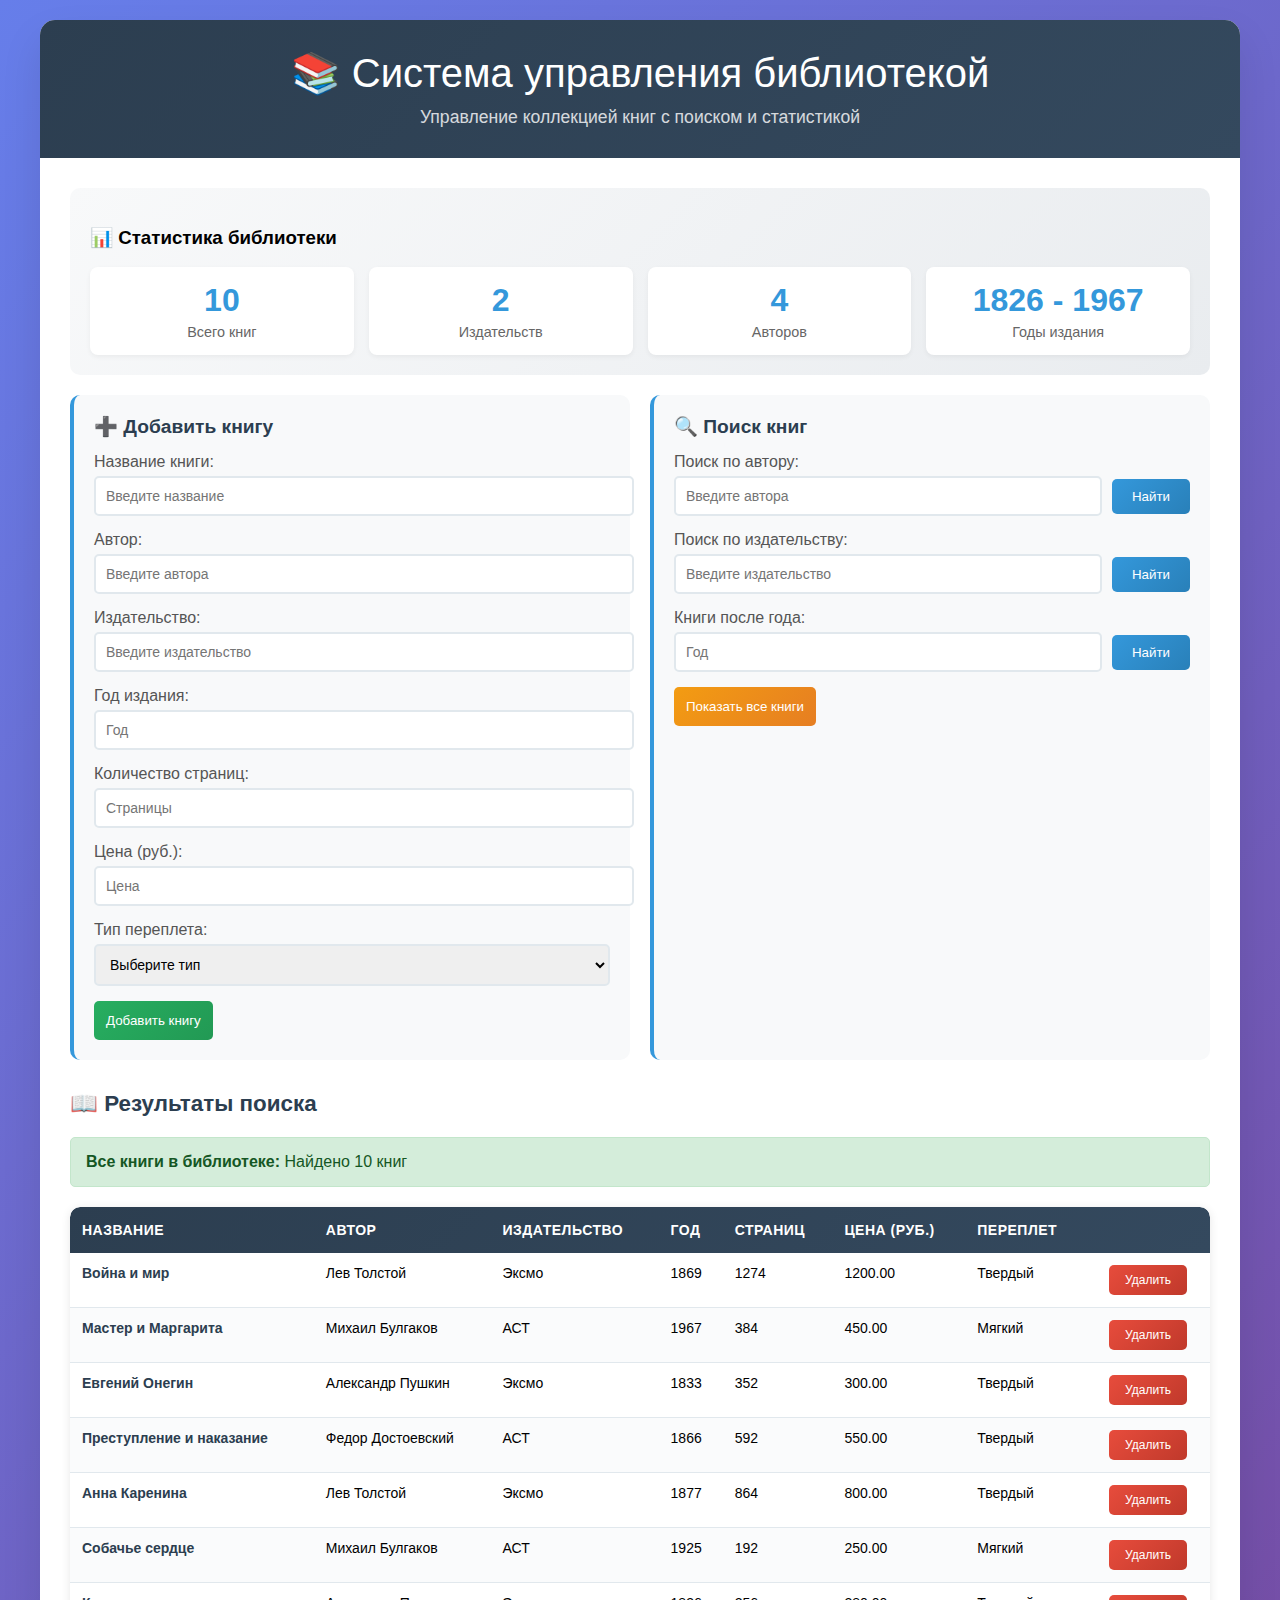
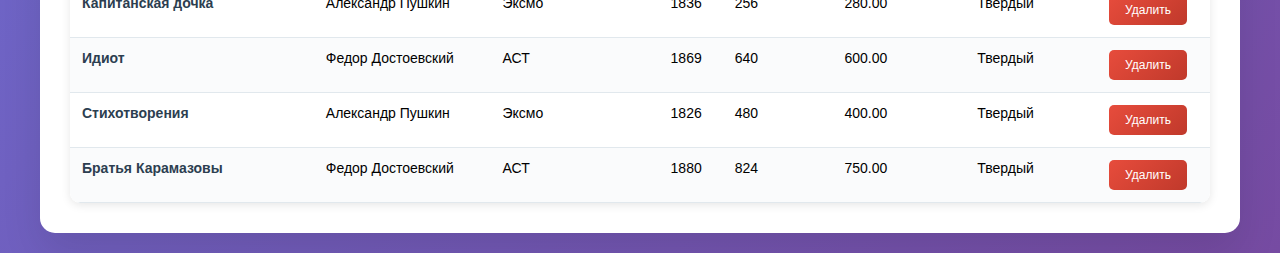
<file: Лб№1/index.html>
<!DOCTYPE html>
<html lang="ru">
<head>
    <meta charset="UTF-8">
    <meta name="viewport" content="width=device-width, initial-scale=1.0">
    <title>Система управления библиотекой</title>
    <link rel="stylesheet" href="style.css">
</head>
<body>
    <div class="container">
        <div class="header">
            <h1>📚 Система управления библиотекой</h1>
            <p>Управление коллекцией книг с поиском и статистикой</p>
        </div>
        
        <div class="content">
            <!-- Статистика -->
            <div class="stats">
                <h3>📊 Статистика библиотеки</h3>
                <div class="stats-grid">
                    <div class="stat-item">
                        <div class="stat-value" id="totalBooks">0</div>
                        <div class="stat-label">Всего книг</div>
                    </div>
                    <div class="stat-item">
                        <div class="stat-value" id="totalPublishers">0</div>
                        <div class="stat-label">Издательств</div>
                    </div>
                    <div class="stat-item">
                        <div class="stat-value" id="totalAuthors">0</div>
                        <div class="stat-label">Авторов</div>
                    </div>
                    <div class="stat-item">
                        <div class="stat-value" id="yearRange">-</div>
                        <div class="stat-label">Годы издания</div>
                    </div>
                </div>
            </div>
            
            <!-- Управление книгами -->
            <div class="controls">
                <div class="control-group">
                    <h3>➕ Добавить книгу</h3>
                    <div class="form-group">
                        <label for="bookTitle">Название книги:</label>
                        <input type="text" id="bookTitle" placeholder="Введите название">
                    </div>
                    <div class="form-group">
                        <label for="bookAuthor">Автор:</label>
                        <input type="text" id="bookAuthor" placeholder="Введите автора">
                    </div>
                    <div class="form-group">
                        <label for="bookPublisher">Издательство:</label>
                        <input type="text" id="bookPublisher" placeholder="Введите издательство">
                    </div>
                    <div class="form-group">
                        <label for="bookYear">Год издания:</label>
                        <input type="number" id="bookYear" placeholder="Год">
                    </div>
                    <div class="form-group">
                        <label for="bookPages">Количество страниц:</label>
                        <input type="number" id="bookPages" placeholder="Страницы">
                    </div>
                    <div class="form-group">
                        <label for="bookPrice">Цена (руб.):</label>
                        <input type="number" id="bookPrice" step="0.01" placeholder="Цена">
                    </div>
                    <div class="form-group">
                        <label for="bookBinding">Тип переплета:</label>
                        <select id="bookBinding">
                            <option value="">Выберите тип</option>
                            <option value="Твердый">Твердый</option>
                            <option value="Мягкий">Мягкий</option>
                            <option value="Спиральный">Спиральный</option>
                        </select>
                    </div>
                    <button class="btn btn-success" onclick="addBook()">Добавить книгу</button>
                </div>
                
                <div class="control-group">
                    <h3>🔍 Поиск книг</h3>
                    <div class="form-group">
                        <label for="searchAuthor">Поиск по автору:</label>
                        <div class="input-with-button">
                            <input type="text" id="searchAuthor" placeholder="Введите автора">
                            <button class="btn btn-search" onclick="searchByAuthor()">Найти</button>
                        </div>
                    </div>
                    <div class="form-group">
                        <label for="searchPublisher">Поиск по издательству:</label>
                        <div class="input-with-button">
                            <input type="text" id="searchPublisher" placeholder="Введите издательство">
                            <button class="btn btn-search" onclick="searchByPublisher()">Найти</button>
                        </div>
                    </div>
                    <div class="form-group">
                        <label for="searchYear">Книги после года:</label>
                        <div class="input-with-button">
                            <input type="number" id="searchYear" placeholder="Год">
                            <button class="btn btn-search" onclick="searchByYear()">Найти</button>
                        </div>
                    </div>
                    <button class="btn btn-warning" onclick="showAllBooks()">Показать все книги</button>
                </div>
            </div>
            
            <!-- Результаты -->
            <div class="results">
                <h3>📖 Результаты поиска</h3>
                <div id="searchResults"></div>
            </div>
        </div>
    </div>
    
    <script src="script.js"></script>
</body>
</html>
</file>
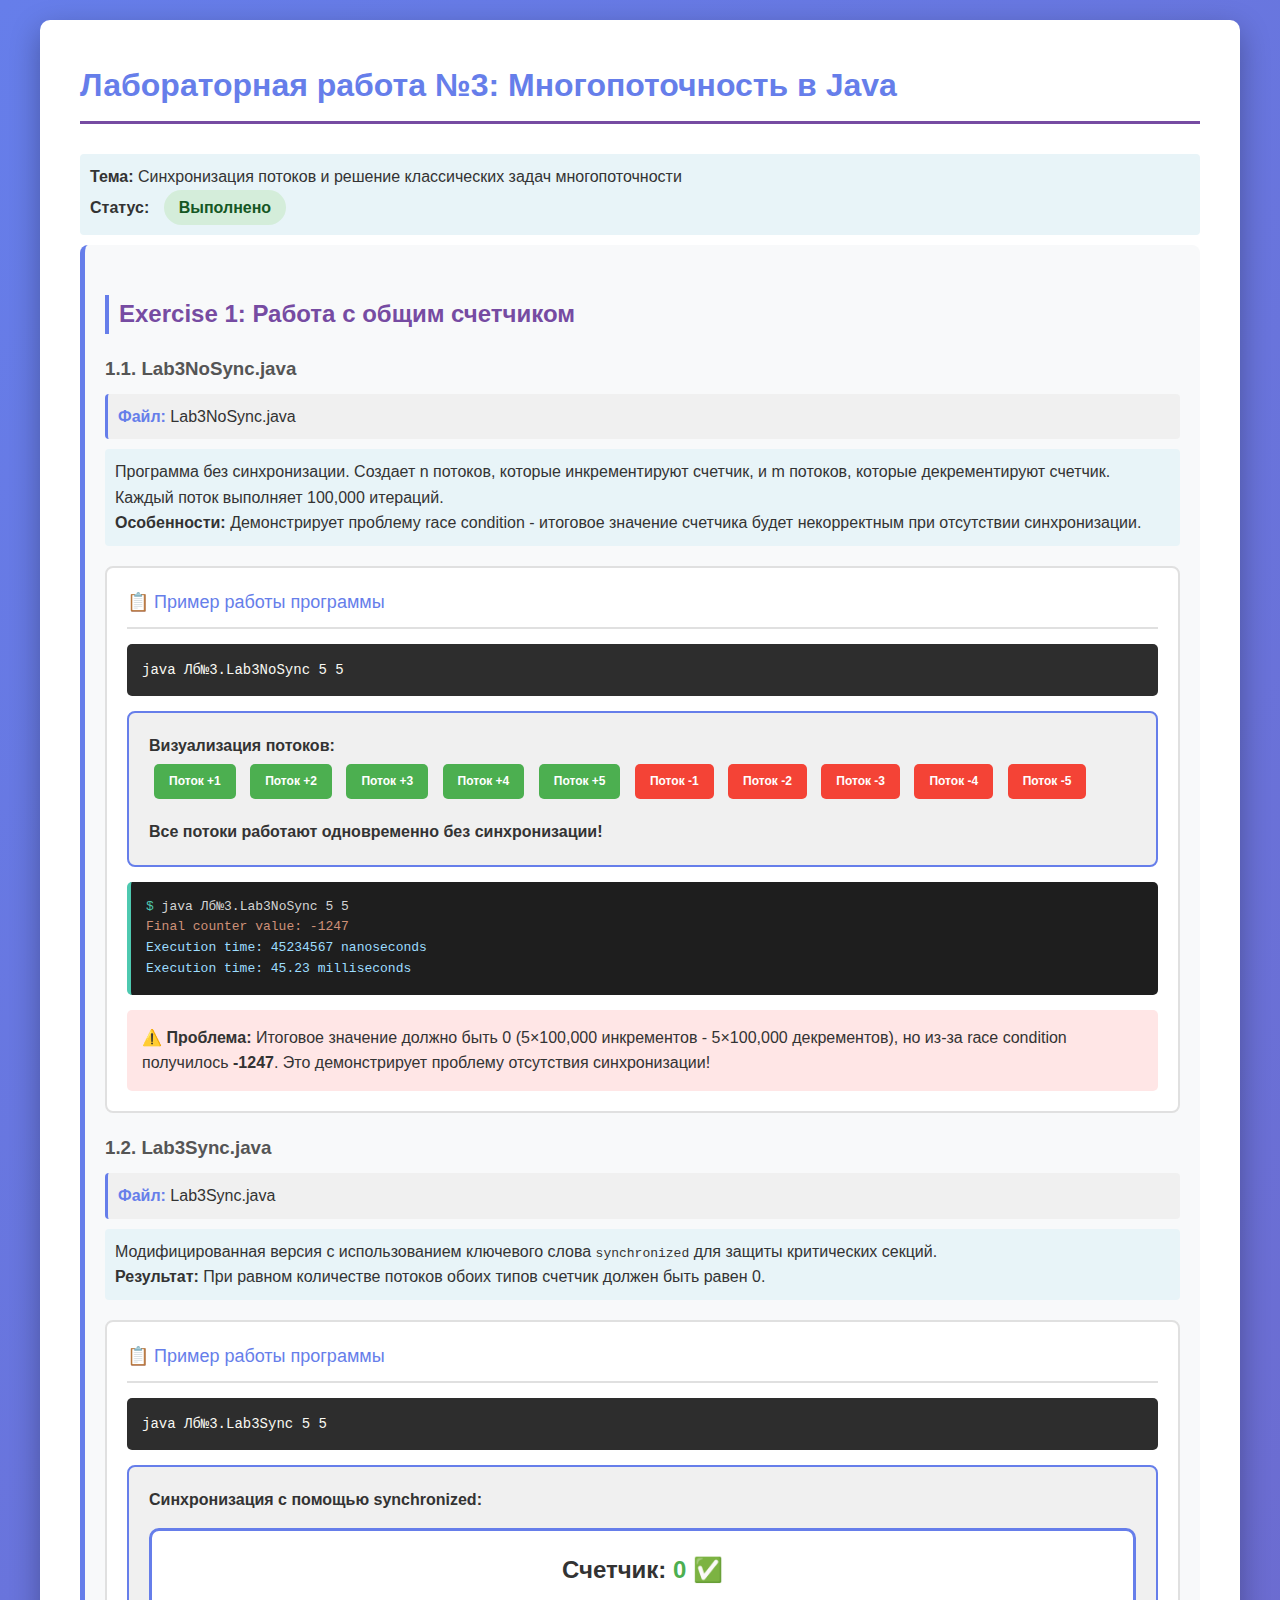
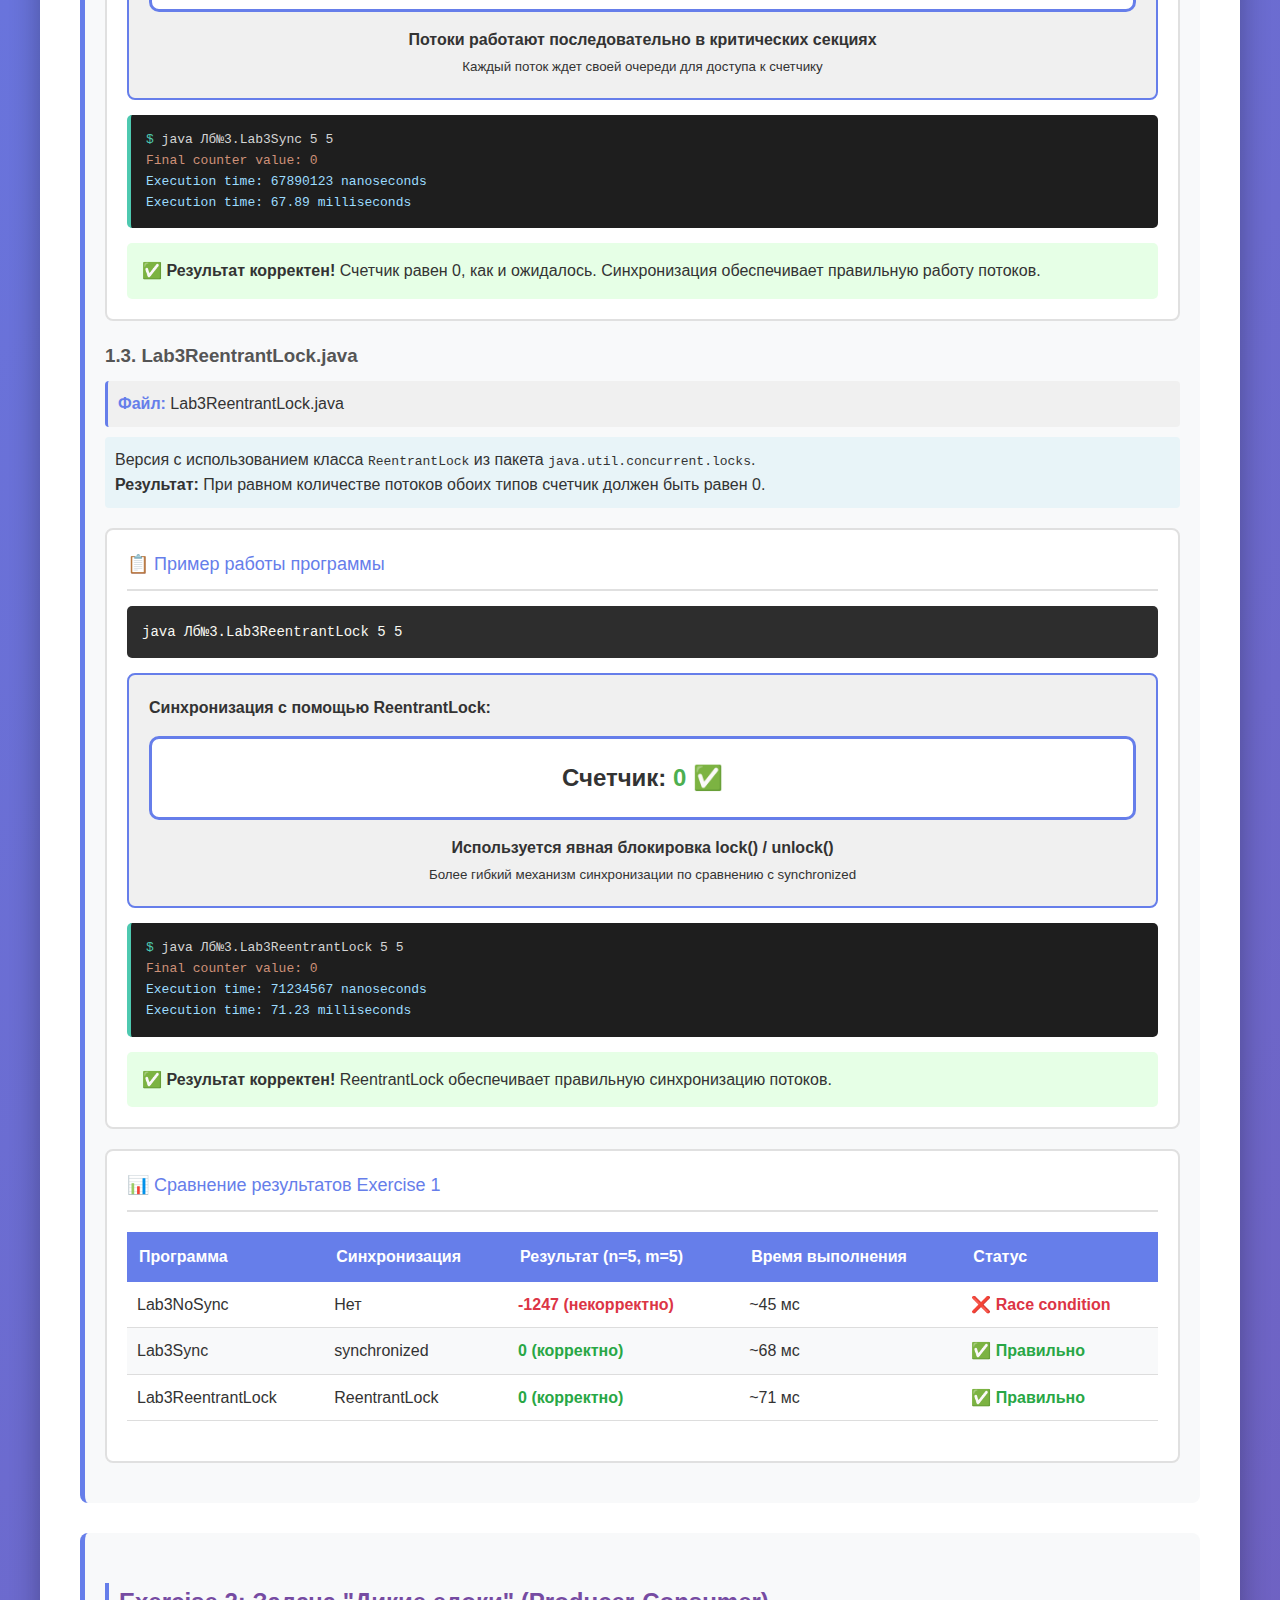
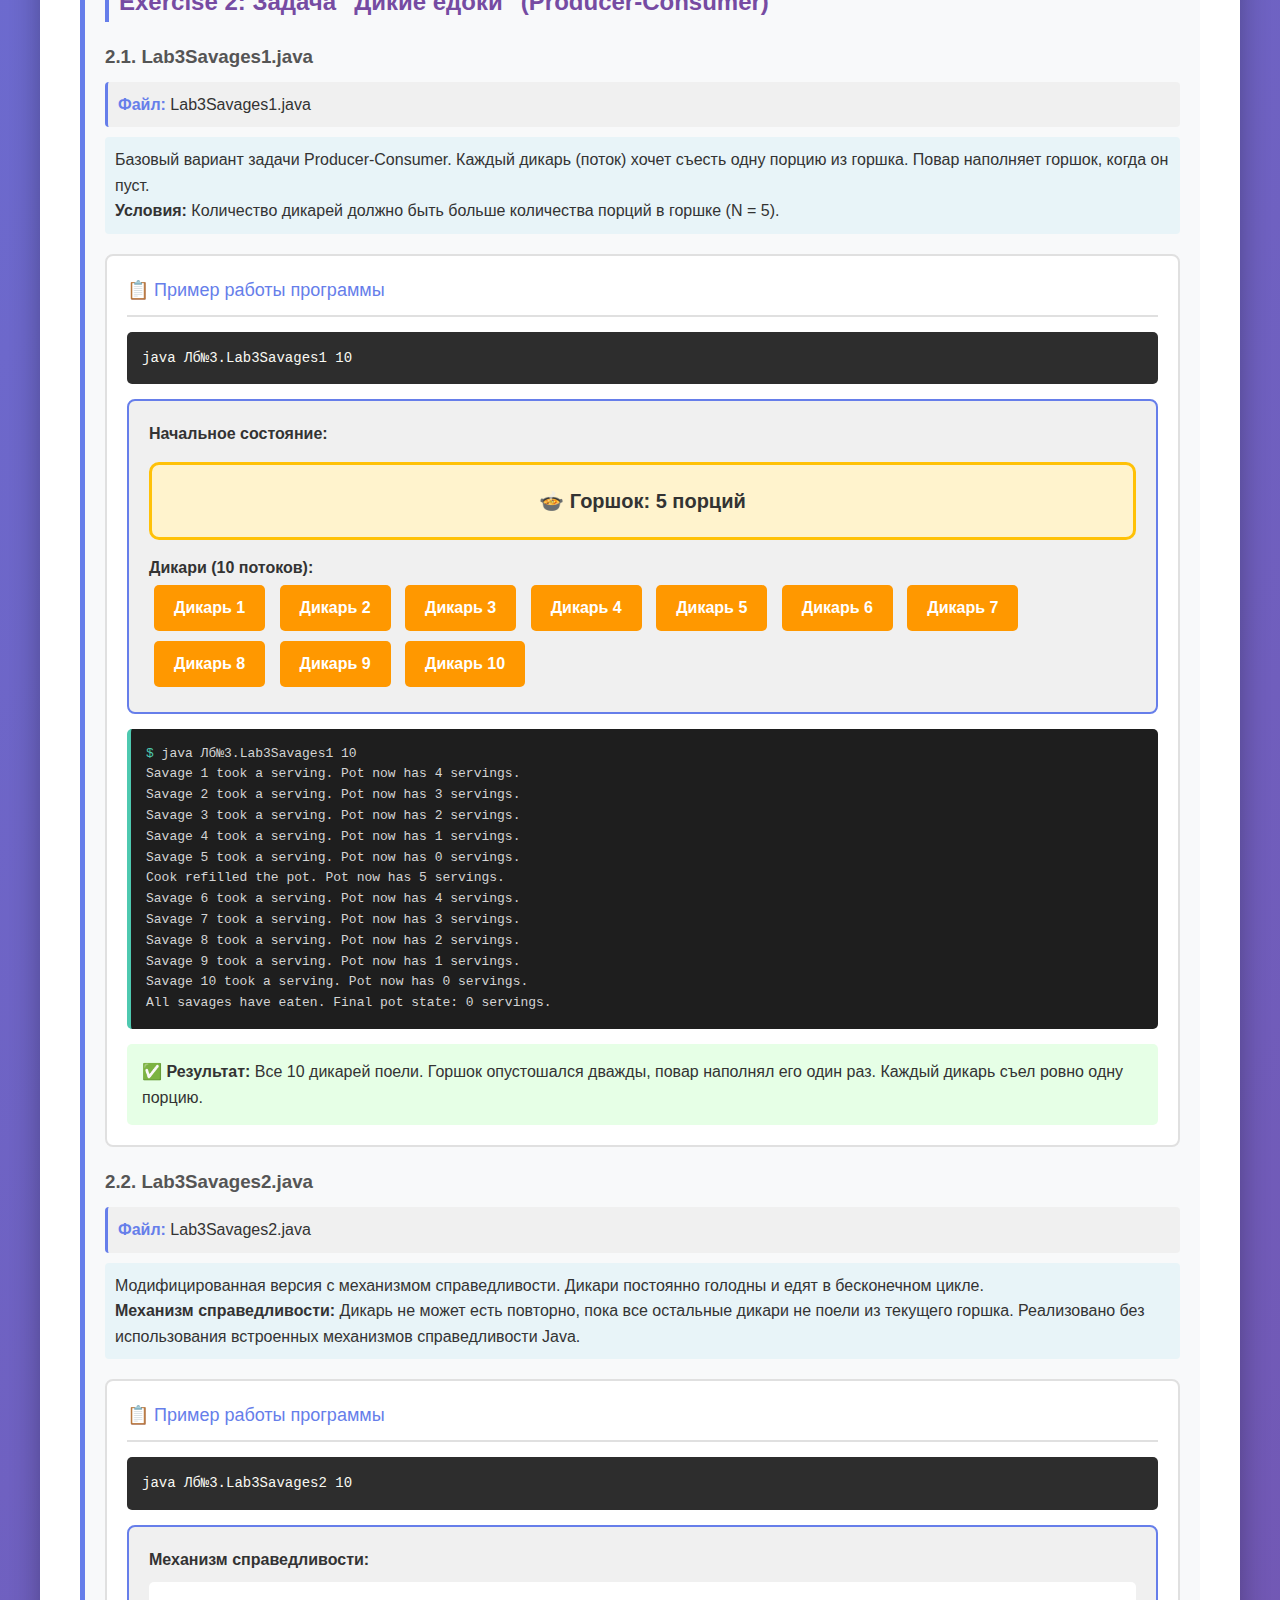
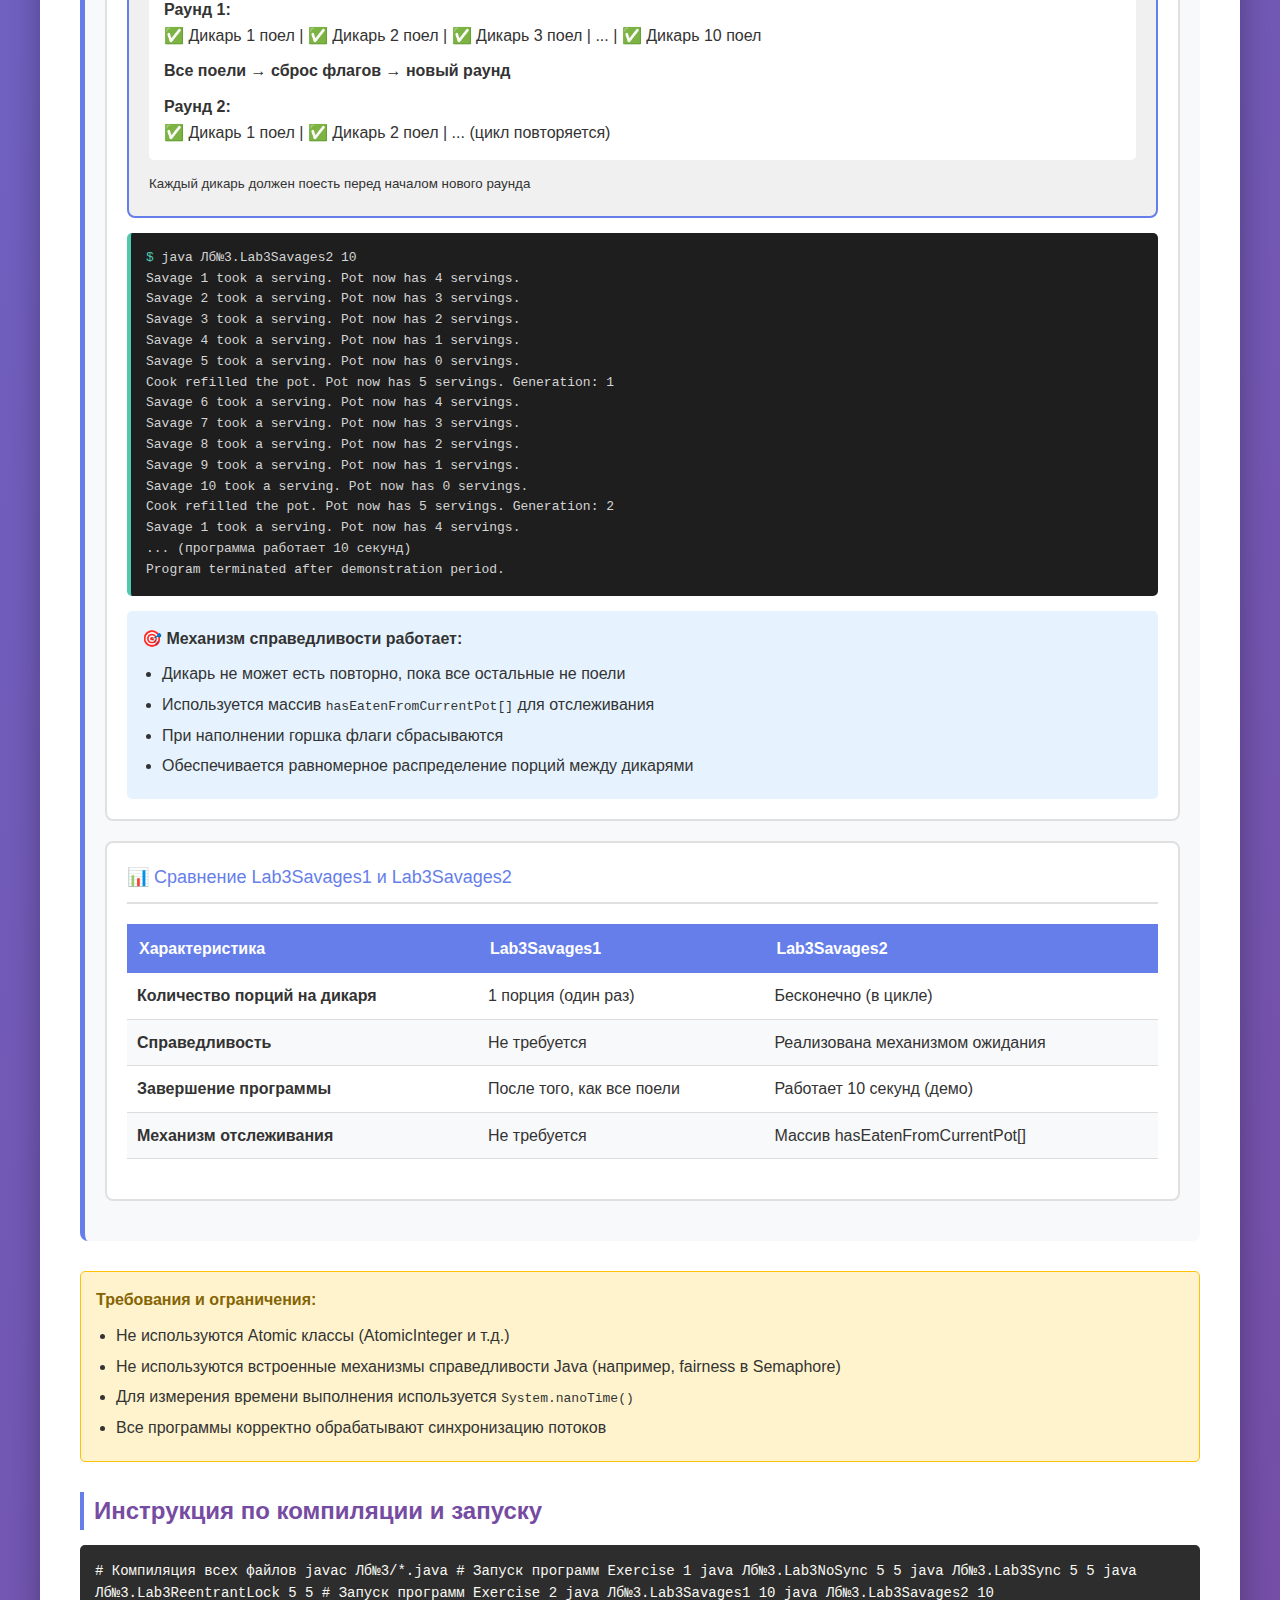
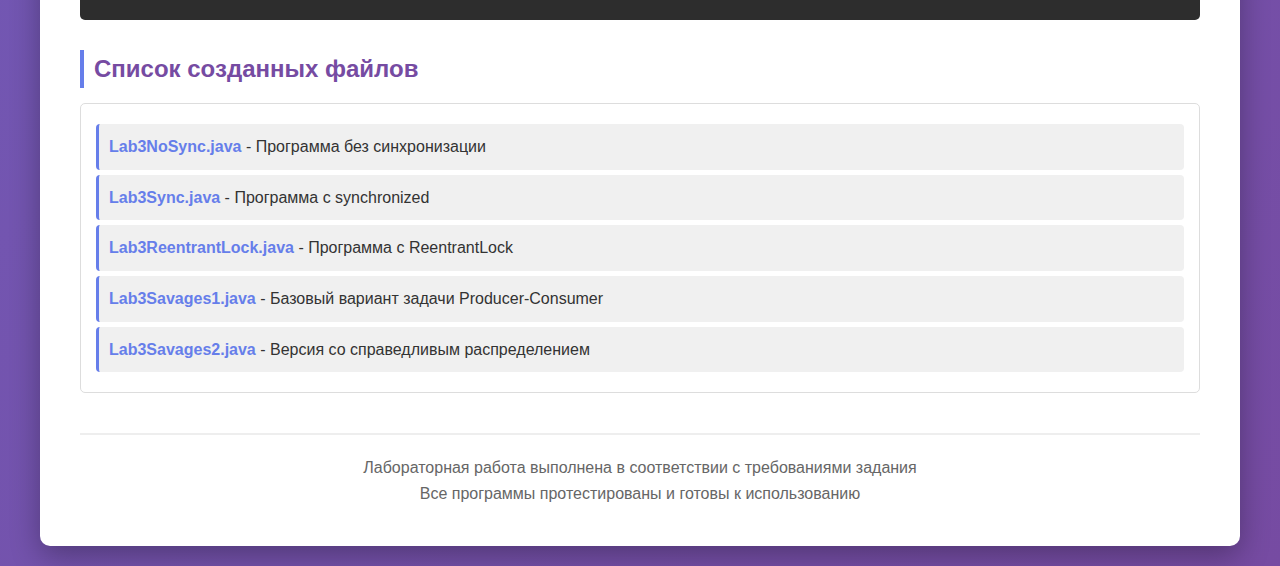
<file: Лб№3/index.html>
<!DOCTYPE html>
<html lang="ru">
<head>
    <meta charset="UTF-8">
    <meta name="viewport" content="width=device-width, initial-scale=1.0">
    <title>Лабораторная работа №3 - Многопоточность в Java</title>
    <style>
        * {
            margin: 0;
            padding: 0;
            box-sizing: border-box;
        }
        
        body {
            font-family: 'Segoe UI', Tahoma, Geneva, Verdana, sans-serif;
            line-height: 1.6;
            color: #333;
            background: linear-gradient(135deg, #667eea 0%, #764ba2 100%);
            padding: 20px;
        }
        
        .container {
            max-width: 1200px;
            margin: 0 auto;
            background: white;
            border-radius: 10px;
            box-shadow: 0 10px 30px rgba(0,0,0,0.3);
            padding: 40px;
        }
        
        h1 {
            color: #667eea;
            border-bottom: 3px solid #764ba2;
            padding-bottom: 10px;
            margin-bottom: 30px;
        }
        
        h2 {
            color: #764ba2;
            margin-top: 30px;
            margin-bottom: 15px;
            padding-left: 10px;
            border-left: 4px solid #667eea;
        }
        
        h3 {
            color: #555;
            margin-top: 20px;
            margin-bottom: 10px;
        }
        
        .exercise {
            background: #f8f9fa;
            border-radius: 8px;
            padding: 20px;
            margin-bottom: 30px;
            border-left: 5px solid #667eea;
        }
        
        .file-list {
            background: #fff;
            border: 1px solid #ddd;
            border-radius: 5px;
            padding: 15px;
            margin: 15px 0;
        }
        
        .file-item {
            padding: 10px;
            margin: 5px 0;
            background: #f0f0f0;
            border-radius: 4px;
            border-left: 3px solid #667eea;
        }
        
        .file-item strong {
            color: #667eea;
        }
        
        .code-block {
            background: #2d2d2d;
            color: #f8f8f2;
            padding: 15px;
            border-radius: 5px;
            overflow-x: auto;
            margin: 10px 0;
            font-family: 'Courier New', monospace;
            font-size: 14px;
        }
        
        .description {
            margin: 10px 0;
            padding: 10px;
            background: #e8f4f8;
            border-radius: 4px;
        }
        
        .requirements {
            background: #fff3cd;
            border: 1px solid #ffc107;
            border-radius: 5px;
            padding: 15px;
            margin: 15px 0;
        }
        
        .requirements h4 {
            color: #856404;
            margin-bottom: 10px;
        }
        
        ul {
            margin-left: 20px;
            margin-top: 10px;
        }
        
        li {
            margin: 5px 0;
        }
        
        .status {
            display: inline-block;
            padding: 5px 15px;
            border-radius: 20px;
            font-weight: bold;
            margin-left: 10px;
        }
        
        .status.completed {
            background: #d4edda;
            color: #155724;
        }
        
        .footer {
            margin-top: 40px;
            padding-top: 20px;
            border-top: 2px solid #eee;
            text-align: center;
            color: #666;
        }
        
        .output-example {
            background: #1e1e1e;
            color: #d4d4d4;
            padding: 15px;
            border-radius: 5px;
            margin: 15px 0;
            font-family: 'Courier New', monospace;
            font-size: 13px;
            border-left: 4px solid #4ec9b0;
            overflow-x: auto;
        }
        
        .output-example .prompt {
            color: #4ec9b0;
        }
        
        .output-example .result {
            color: #ce9178;
        }
        
        .output-example .time {
            color: #9cdcfe;
        }
        
        .comparison-table {
            width: 100%;
            border-collapse: collapse;
            margin: 20px 0;
            background: white;
        }
        
        .comparison-table th {
            background: #667eea;
            color: white;
            padding: 12px;
            text-align: left;
        }
        
        .comparison-table td {
            padding: 10px;
            border-bottom: 1px solid #ddd;
        }
        
        .comparison-table tr:nth-child(even) {
            background: #f8f9fa;
        }
        
        .comparison-table .correct {
            color: #28a745;
            font-weight: bold;
        }
        
        .comparison-table .incorrect {
            color: #dc3545;
            font-weight: bold;
        }
        
        .visual-demo {
            background: #f0f0f0;
            border: 2px solid #667eea;
            border-radius: 8px;
            padding: 20px;
            margin: 15px 0;
        }
        
        .thread-visual {
            display: inline-block;
            padding: 8px 15px;
            margin: 5px;
            border-radius: 5px;
            font-size: 12px;
            font-weight: bold;
        }
        
        .thread-inc {
            background: #4caf50;
            color: white;
        }
        
        .thread-dec {
            background: #f44336;
            color: white;
        }
        
        .counter-display {
            font-size: 24px;
            font-weight: bold;
            text-align: center;
            padding: 20px;
            background: #fff;
            border: 3px solid #667eea;
            border-radius: 10px;
            margin: 15px 0;
        }
        
        .savage-visual {
            display: inline-block;
            padding: 10px 20px;
            margin: 5px;
            background: #ff9800;
            color: white;
            border-radius: 5px;
            font-weight: bold;
        }
        
        .pot-visual {
            text-align: center;
            padding: 20px;
            background: #fff3cd;
            border: 3px solid #ffc107;
            border-radius: 10px;
            margin: 15px 0;
            font-size: 20px;
            font-weight: bold;
        }
        
        .example-section {
            background: #fff;
            border: 2px solid #e0e0e0;
            border-radius: 8px;
            padding: 20px;
            margin: 20px 0;
        }
        
        .example-title {
            color: #667eea;
            font-size: 18px;
            margin-bottom: 15px;
            padding-bottom: 10px;
            border-bottom: 2px solid #e0e0e0;
        }
    </style>
</head>
<body>
    <div class="container">
        <h1>Лабораторная работа №3: Многопоточность в Java</h1>
        
        <div class="description">
            <p><strong>Тема:</strong> Синхронизация потоков и решение классических задач многопоточности</p>
            <p><strong>Статус:</strong> <span class="status completed">Выполнено</span></p>
        </div>

        <div class="exercise">
            <h2>Exercise 1: Работа с общим счетчиком</h2>
            
            <h3>1.1. Lab3NoSync.java</h3>
            <div class="file-item">
                <strong>Файл:</strong> Lab3NoSync.java
            </div>
            <div class="description">
                <p>Программа без синхронизации. Создает n потоков, которые инкрементируют счетчик, и m потоков, которые декрементируют счетчик. Каждый поток выполняет 100,000 итераций.</p>
                <p><strong>Особенности:</strong> Демонстрирует проблему race condition - итоговое значение счетчика будет некорректным при отсутствии синхронизации.</p>
            </div>
            
            <div class="example-section">
                <div class="example-title">📋 Пример работы программы</div>
                <div class="code-block">
java Лб№3.Lab3NoSync 5 5
                </div>
                
                <div class="visual-demo">
                    <p><strong>Визуализация потоков:</strong></p>
                    <div>
                        <span class="thread-visual thread-inc">Поток +1</span>
                        <span class="thread-visual thread-inc">Поток +2</span>
                        <span class="thread-visual thread-inc">Поток +3</span>
                        <span class="thread-visual thread-inc">Поток +4</span>
                        <span class="thread-visual thread-inc">Поток +5</span>
                        <span class="thread-visual thread-dec">Поток -1</span>
                        <span class="thread-visual thread-dec">Поток -2</span>
                        <span class="thread-visual thread-dec">Поток -3</span>
                        <span class="thread-visual thread-dec">Поток -4</span>
                        <span class="thread-visual thread-dec">Поток -5</span>
                    </div>
                    <p style="margin-top: 15px;"><strong>Все потоки работают одновременно без синхронизации!</strong></p>
                </div>
                
                <div class="output-example">
<span class="prompt">$</span> java Лб№3.Lab3NoSync 5 5<br>
<span class="result">Final counter value: -1247</span><br>
<span class="time">Execution time: 45234567 nanoseconds</span><br>
<span class="time">Execution time: 45.23 milliseconds</span>
                </div>
                
                <div style="background: #ffe6e6; padding: 15px; border-radius: 5px; margin-top: 15px;">
                    <p><strong>⚠️ Проблема:</strong> Итоговое значение должно быть 0 (5×100,000 инкрементов - 5×100,000 декрементов), но из-за race condition получилось <strong>-1247</strong>. Это демонстрирует проблему отсутствия синхронизации!</p>
                </div>
            </div>

            <h3>1.2. Lab3Sync.java</h3>
            <div class="file-item">
                <strong>Файл:</strong> Lab3Sync.java
            </div>
            <div class="description">
                <p>Модифицированная версия с использованием ключевого слова <code>synchronized</code> для защиты критических секций.</p>
                <p><strong>Результат:</strong> При равном количестве потоков обоих типов счетчик должен быть равен 0.</p>
            </div>
            
            <div class="example-section">
                <div class="example-title">📋 Пример работы программы</div>
                <div class="code-block">
java Лб№3.Lab3Sync 5 5
                </div>
                
                <div class="visual-demo">
                    <p><strong>Синхронизация с помощью synchronized:</strong></p>
                    <div class="counter-display">
                        Счетчик: <span style="color: #4caf50;">0</span> ✅
                    </div>
                    <p style="text-align: center; margin-top: 10px;">
                        <strong>Потоки работают последовательно в критических секциях</strong><br>
                        <small>Каждый поток ждет своей очереди для доступа к счетчику</small>
                    </p>
                </div>
                
                <div class="output-example">
<span class="prompt">$</span> java Лб№3.Lab3Sync 5 5<br>
<span class="result">Final counter value: 0</span><br>
<span class="time">Execution time: 67890123 nanoseconds</span><br>
<span class="time">Execution time: 67.89 milliseconds</span>
                </div>
                
                <div style="background: #e6ffe6; padding: 15px; border-radius: 5px; margin-top: 15px;">
                    <p><strong>✅ Результат корректен!</strong> Счетчик равен 0, как и ожидалось. Синхронизация обеспечивает правильную работу потоков.</p>
                </div>
            </div>

            <h3>1.3. Lab3ReentrantLock.java</h3>
            <div class="file-item">
                <strong>Файл:</strong> Lab3ReentrantLock.java
            </div>
            <div class="description">
                <p>Версия с использованием класса <code>ReentrantLock</code> из пакета <code>java.util.concurrent.locks</code>.</p>
                <p><strong>Результат:</strong> При равном количестве потоков обоих типов счетчик должен быть равен 0.</p>
            </div>
            
            <div class="example-section">
                <div class="example-title">📋 Пример работы программы</div>
                <div class="code-block">
java Лб№3.Lab3ReentrantLock 5 5
                </div>
                
                <div class="visual-demo">
                    <p><strong>Синхронизация с помощью ReentrantLock:</strong></p>
                    <div class="counter-display">
                        Счетчик: <span style="color: #4caf50;">0</span> ✅
                    </div>
                    <p style="text-align: center; margin-top: 10px;">
                        <strong>Используется явная блокировка lock() / unlock()</strong><br>
                        <small>Более гибкий механизм синхронизации по сравнению с synchronized</small>
                    </p>
                </div>
                
                <div class="output-example">
<span class="prompt">$</span> java Лб№3.Lab3ReentrantLock 5 5<br>
<span class="result">Final counter value: 0</span><br>
<span class="time">Execution time: 71234567 nanoseconds</span><br>
<span class="time">Execution time: 71.23 milliseconds</span>
                </div>
                
                <div style="background: #e6ffe6; padding: 15px; border-radius: 5px; margin-top: 15px;">
                    <p><strong>✅ Результат корректен!</strong> ReentrantLock обеспечивает правильную синхронизацию потоков.</p>
                </div>
            </div>
            
            <div class="example-section">
                <div class="example-title">📊 Сравнение результатов Exercise 1</div>
                <table class="comparison-table">
                    <thead>
                        <tr>
                            <th>Программа</th>
                            <th>Синхронизация</th>
                            <th>Результат (n=5, m=5)</th>
                            <th>Время выполнения</th>
                            <th>Статус</th>
                        </tr>
                    </thead>
                    <tbody>
                        <tr>
                            <td>Lab3NoSync</td>
                            <td>Нет</td>
                            <td class="incorrect">-1247 (некорректно)</td>
                            <td>~45 мс</td>
                            <td class="incorrect">❌ Race condition</td>
                        </tr>
                        <tr>
                            <td>Lab3Sync</td>
                            <td>synchronized</td>
                            <td class="correct">0 (корректно)</td>
                            <td>~68 мс</td>
                            <td class="correct">✅ Правильно</td>
                        </tr>
                        <tr>
                            <td>Lab3ReentrantLock</td>
                            <td>ReentrantLock</td>
                            <td class="correct">0 (корректно)</td>
                            <td>~71 мс</td>
                            <td class="correct">✅ Правильно</td>
                        </tr>
                    </tbody>
                </table>
            </div>
        </div>

        <div class="exercise">
            <h2>Exercise 2: Задача "Дикие едоки" (Producer-Consumer)</h2>
            
            <h3>2.1. Lab3Savages1.java</h3>
            <div class="file-item">
                <strong>Файл:</strong> Lab3Savages1.java
            </div>
            <div class="description">
                <p>Базовый вариант задачи Producer-Consumer. Каждый дикарь (поток) хочет съесть одну порцию из горшка. Повар наполняет горшок, когда он пуст.</p>
                <p><strong>Условия:</strong> Количество дикарей должно быть больше количества порций в горшке (N = 5).</p>
            </div>
            
            <div class="example-section">
                <div class="example-title">📋 Пример работы программы</div>
                <div class="code-block">
java Лб№3.Lab3Savages1 10
                </div>
                
                <div class="visual-demo">
                    <p><strong>Начальное состояние:</strong></p>
                    <div class="pot-visual">
                        🍲 Горшок: 5 порций
                    </div>
                    <p><strong>Дикари (10 потоков):</strong></p>
                    <div>
                        <span class="savage-visual">Дикарь 1</span>
                        <span class="savage-visual">Дикарь 2</span>
                        <span class="savage-visual">Дикарь 3</span>
                        <span class="savage-visual">Дикарь 4</span>
                        <span class="savage-visual">Дикарь 5</span>
                        <span class="savage-visual">Дикарь 6</span>
                        <span class="savage-visual">Дикарь 7</span>
                        <span class="savage-visual">Дикарь 8</span>
                        <span class="savage-visual">Дикарь 9</span>
                        <span class="savage-visual">Дикарь 10</span>
                    </div>
                </div>
                
                <div class="output-example">
<span class="prompt">$</span> java Лб№3.Lab3Savages1 10<br>
Savage 1 took a serving. Pot now has 4 servings.<br>
Savage 2 took a serving. Pot now has 3 servings.<br>
Savage 3 took a serving. Pot now has 2 servings.<br>
Savage 4 took a serving. Pot now has 1 servings.<br>
Savage 5 took a serving. Pot now has 0 servings.<br>
Cook refilled the pot. Pot now has 5 servings.<br>
Savage 6 took a serving. Pot now has 4 servings.<br>
Savage 7 took a serving. Pot now has 3 servings.<br>
Savage 8 took a serving. Pot now has 2 servings.<br>
Savage 9 took a serving. Pot now has 1 servings.<br>
Savage 10 took a serving. Pot now has 0 servings.<br>
All savages have eaten. Final pot state: 0 servings.
                </div>
                
                <div style="background: #e6ffe6; padding: 15px; border-radius: 5px; margin-top: 15px;">
                    <p><strong>✅ Результат:</strong> Все 10 дикарей поели. Горшок опустошался дважды, повар наполнял его один раз. Каждый дикарь съел ровно одну порцию.</p>
                </div>
            </div>

            <h3>2.2. Lab3Savages2.java</h3>
            <div class="file-item">
                <strong>Файл:</strong> Lab3Savages2.java
            </div>
            <div class="description">
                <p>Модифицированная версия с механизмом справедливости. Дикари постоянно голодны и едят в бесконечном цикле.</p>
                <p><strong>Механизм справедливости:</strong> Дикарь не может есть повторно, пока все остальные дикари не поели из текущего горшка. Реализовано без использования встроенных механизмов справедливости Java.</p>
            </div>
            
            <div class="example-section">
                <div class="example-title">📋 Пример работы программы</div>
                <div class="code-block">
java Лб№3.Lab3Savages2 10
                </div>
                
                <div class="visual-demo">
                    <p><strong>Механизм справедливости:</strong></p>
                    <div style="background: #fff; padding: 15px; border-radius: 5px; margin: 10px 0;">
                        <p><strong>Раунд 1:</strong></p>
                        <p>✅ Дикарь 1 поел | ✅ Дикарь 2 поел | ✅ Дикарь 3 поел | ... | ✅ Дикарь 10 поел</p>
                        <p style="margin-top: 10px;"><strong>Все поели → сброс флагов → новый раунд</strong></p>
                        <p style="margin-top: 10px;"><strong>Раунд 2:</strong></p>
                        <p>✅ Дикарь 1 поел | ✅ Дикарь 2 поел | ... (цикл повторяется)</p>
                    </div>
                    <p><small>Каждый дикарь должен поесть перед началом нового раунда</small></p>
                </div>
                
                <div class="output-example">
<span class="prompt">$</span> java Лб№3.Lab3Savages2 10<br>
Savage 1 took a serving. Pot now has 4 servings.<br>
Savage 2 took a serving. Pot now has 3 servings.<br>
Savage 3 took a serving. Pot now has 2 servings.<br>
Savage 4 took a serving. Pot now has 1 servings.<br>
Savage 5 took a serving. Pot now has 0 servings.<br>
Cook refilled the pot. Pot now has 5 servings. Generation: 1<br>
Savage 6 took a serving. Pot now has 4 servings.<br>
Savage 7 took a serving. Pot now has 3 servings.<br>
Savage 8 took a serving. Pot now has 2 servings.<br>
Savage 9 took a serving. Pot now has 1 servings.<br>
Savage 10 took a serving. Pot now has 0 servings.<br>
Cook refilled the pot. Pot now has 5 servings. Generation: 2<br>
Savage 1 took a serving. Pot now has 4 servings.<br>
... (программа работает 10 секунд)<br>
Program terminated after demonstration period.
                </div>
                
                <div style="background: #e6f3ff; padding: 15px; border-radius: 5px; margin-top: 15px;">
                    <p><strong>🎯 Механизм справедливости работает:</strong></p>
                    <ul style="margin-left: 20px; margin-top: 10px;">
                        <li>Дикарь не может есть повторно, пока все остальные не поели</li>
                        <li>Используется массив <code>hasEatenFromCurrentPot[]</code> для отслеживания</li>
                        <li>При наполнении горшка флаги сбрасываются</li>
                        <li>Обеспечивается равномерное распределение порций между дикарями</li>
                    </ul>
                </div>
            </div>
            
            <div class="example-section">
                <div class="example-title">📊 Сравнение Lab3Savages1 и Lab3Savages2</div>
                <table class="comparison-table">
                    <thead>
                        <tr>
                            <th>Характеристика</th>
                            <th>Lab3Savages1</th>
                            <th>Lab3Savages2</th>
                        </tr>
                    </thead>
                    <tbody>
                        <tr>
                            <td><strong>Количество порций на дикаря</strong></td>
                            <td>1 порция (один раз)</td>
                            <td>Бесконечно (в цикле)</td>
                        </tr>
                        <tr>
                            <td><strong>Справедливость</strong></td>
                            <td>Не требуется</td>
                            <td>Реализована механизмом ожидания</td>
                        </tr>
                        <tr>
                            <td><strong>Завершение программы</strong></td>
                            <td>После того, как все поели</td>
                            <td>Работает 10 секунд (демо)</td>
                        </tr>
                        <tr>
                            <td><strong>Механизм отслеживания</strong></td>
                            <td>Не требуется</td>
                            <td>Массив hasEatenFromCurrentPot[]</td>
                        </tr>
                    </tbody>
                </table>
            </div>
        </div>

        <div class="requirements">
            <h4>Требования и ограничения:</h4>
            <ul>
                <li>Не используются Atomic классы (AtomicInteger и т.д.)</li>
                <li>Не используются встроенные механизмы справедливости Java (например, fairness в Semaphore)</li>
                <li>Для измерения времени выполнения используется <code>System.nanoTime()</code></li>
                <li>Все программы корректно обрабатывают синхронизацию потоков</li>
            </ul>
        </div>

        <h2>Инструкция по компиляции и запуску</h2>
        <div class="code-block">
# Компиляция всех файлов
javac Лб№3/*.java

# Запуск программ Exercise 1
java Лб№3.Lab3NoSync 5 5
java Лб№3.Lab3Sync 5 5
java Лб№3.Lab3ReentrantLock 5 5

# Запуск программ Exercise 2
java Лб№3.Lab3Savages1 10
java Лб№3.Lab3Savages2 10
        </div>

        <h2>Список созданных файлов</h2>
        <div class="file-list">
            <div class="file-item">
                <strong>Lab3NoSync.java</strong> - Программа без синхронизации
            </div>
            <div class="file-item">
                <strong>Lab3Sync.java</strong> - Программа с synchronized
            </div>
            <div class="file-item">
                <strong>Lab3ReentrantLock.java</strong> - Программа с ReentrantLock
            </div>
            <div class="file-item">
                <strong>Lab3Savages1.java</strong> - Базовый вариант задачи Producer-Consumer
            </div>
            <div class="file-item">
                <strong>Lab3Savages2.java</strong> - Версия со справедливым распределением
            </div>
        </div>

        <div class="footer">
            <p>Лабораторная работа выполнена в соответствии с требованиями задания</p>
            <p>Все программы протестированы и готовы к использованию</p>
        </div>
    </div>
</body>
</html>
</file>
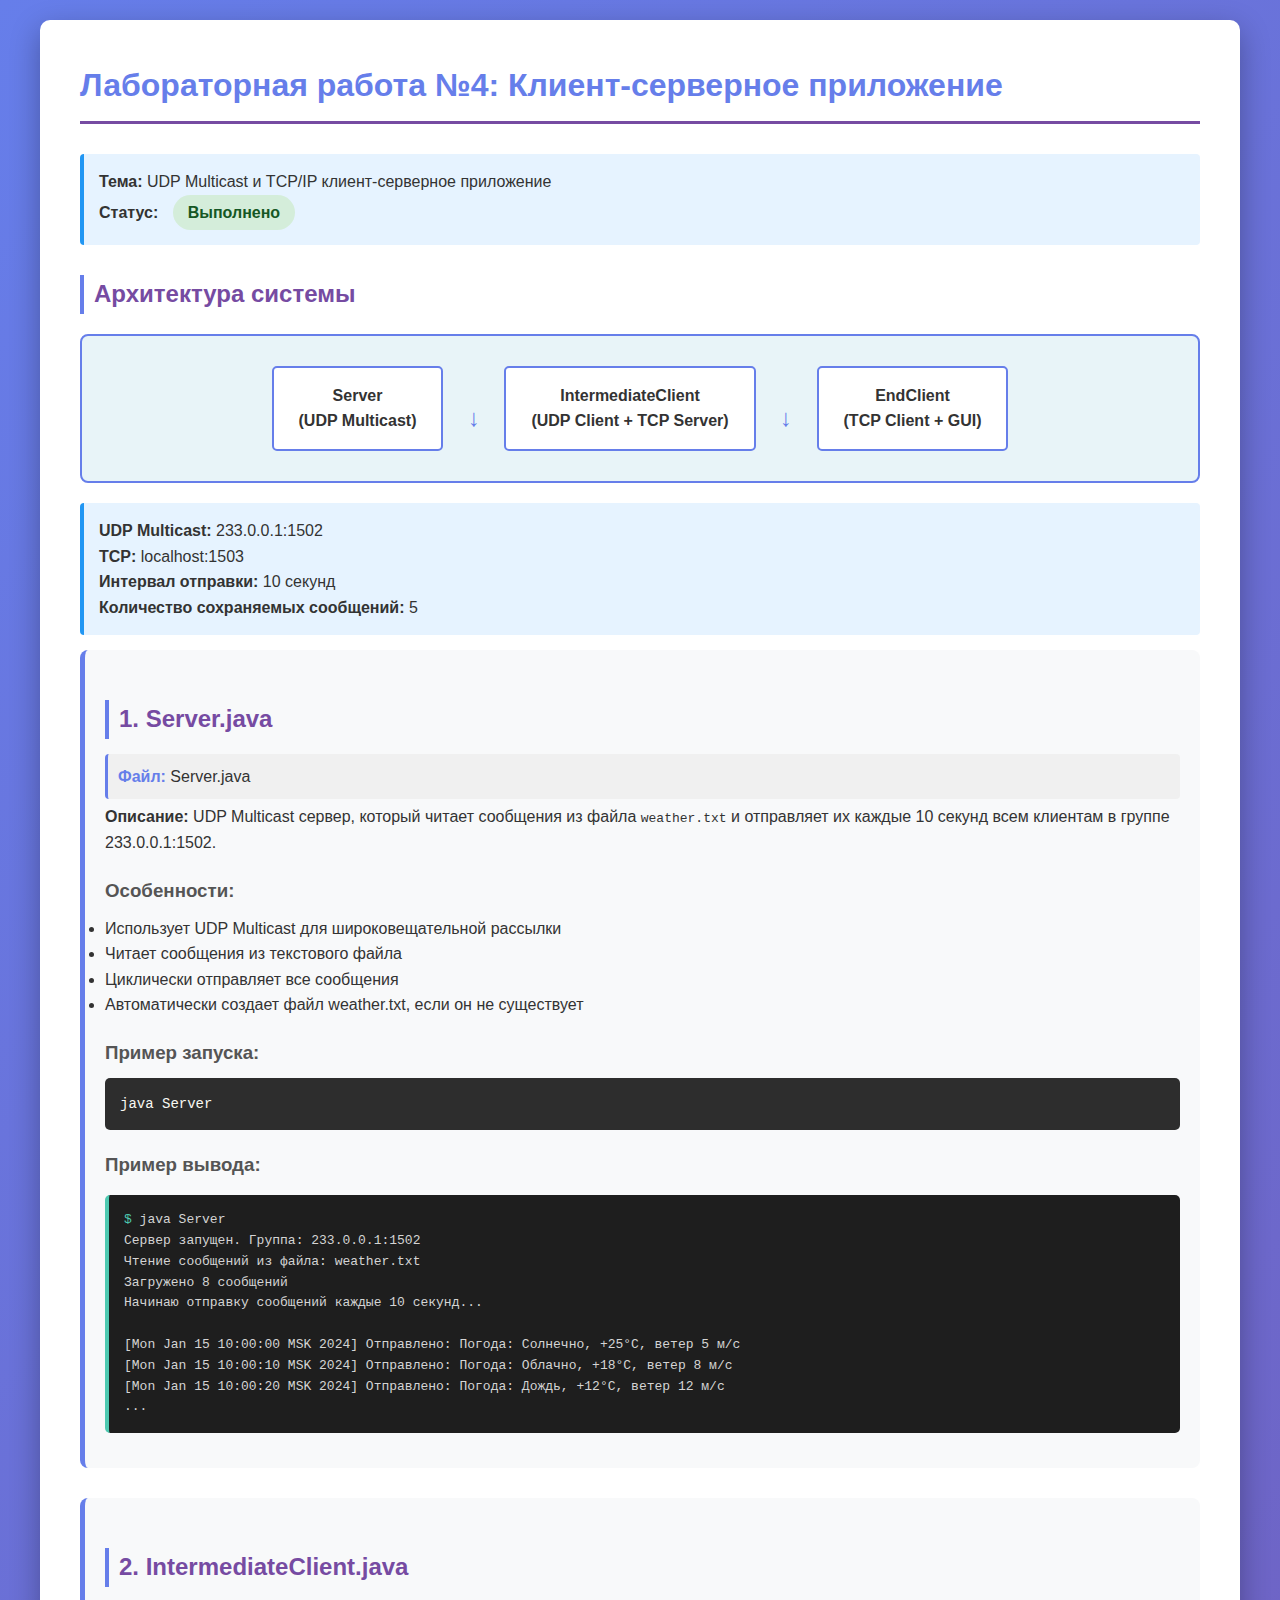
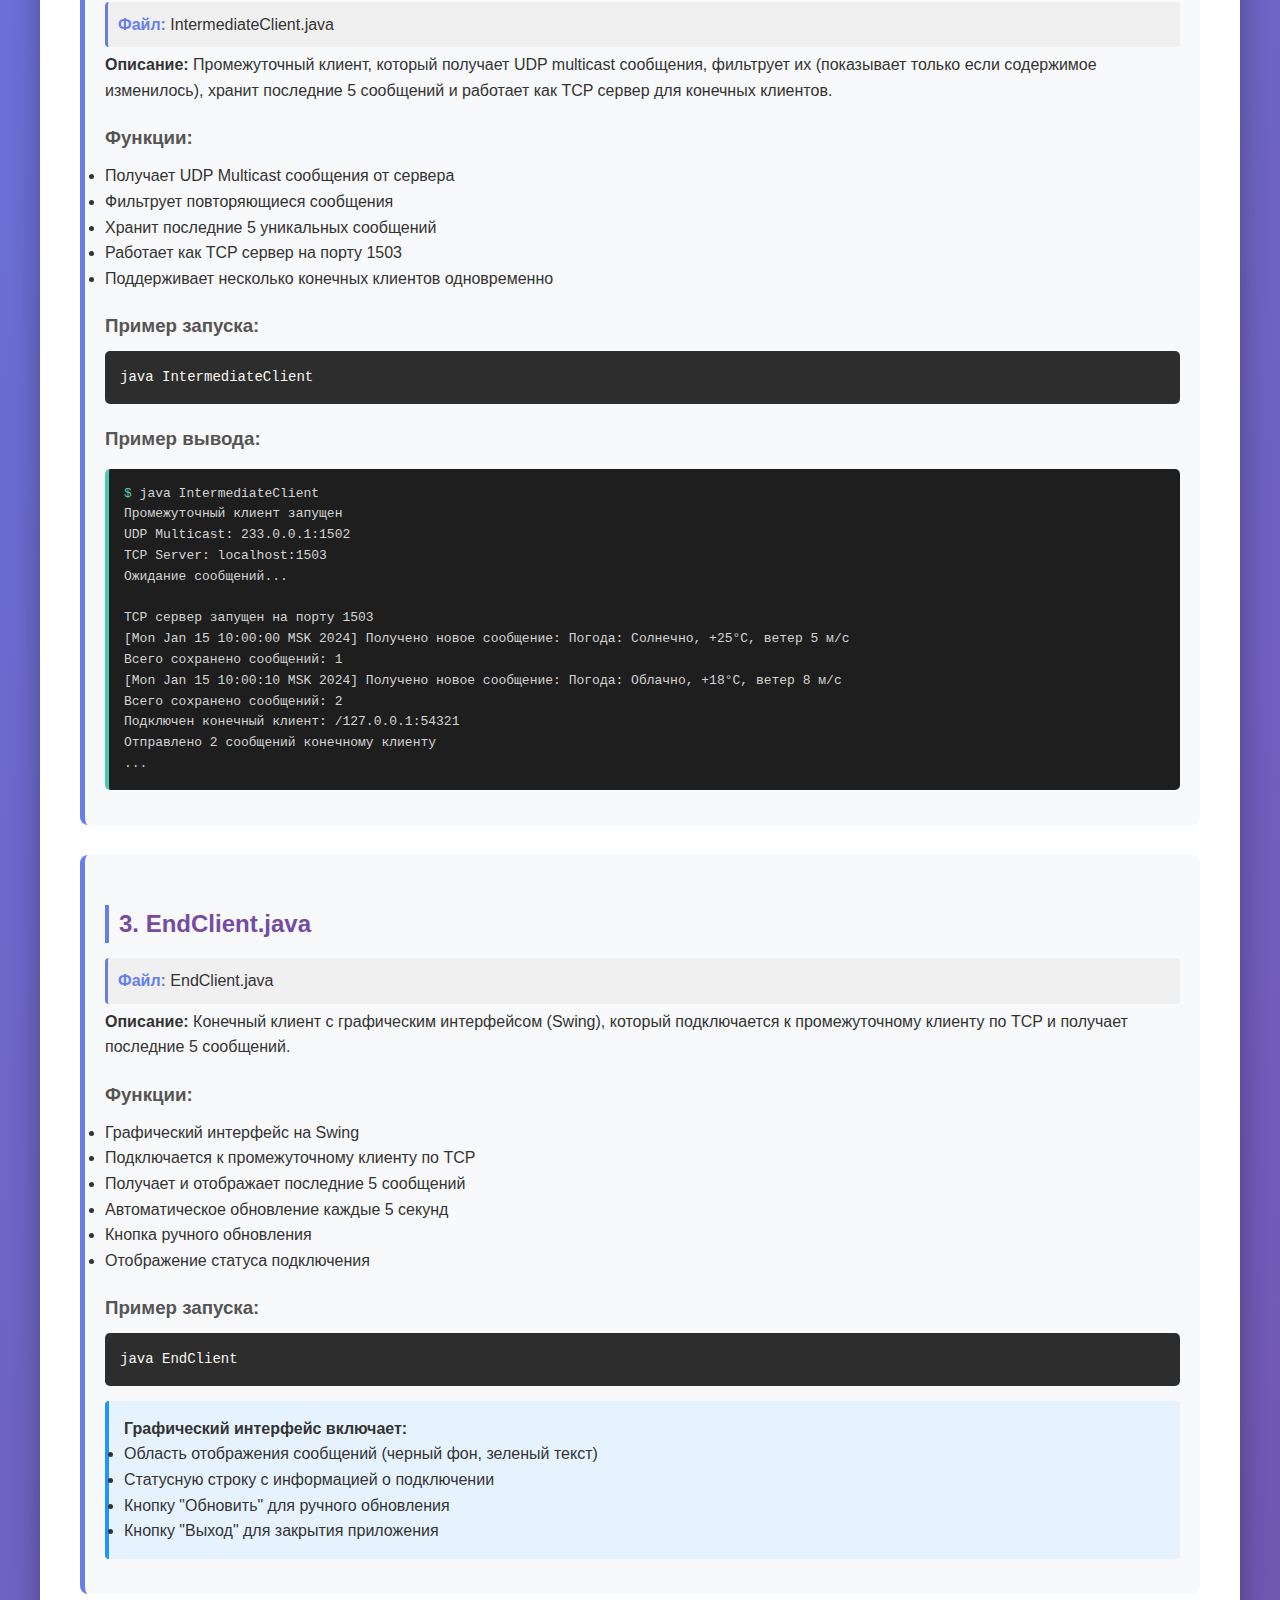
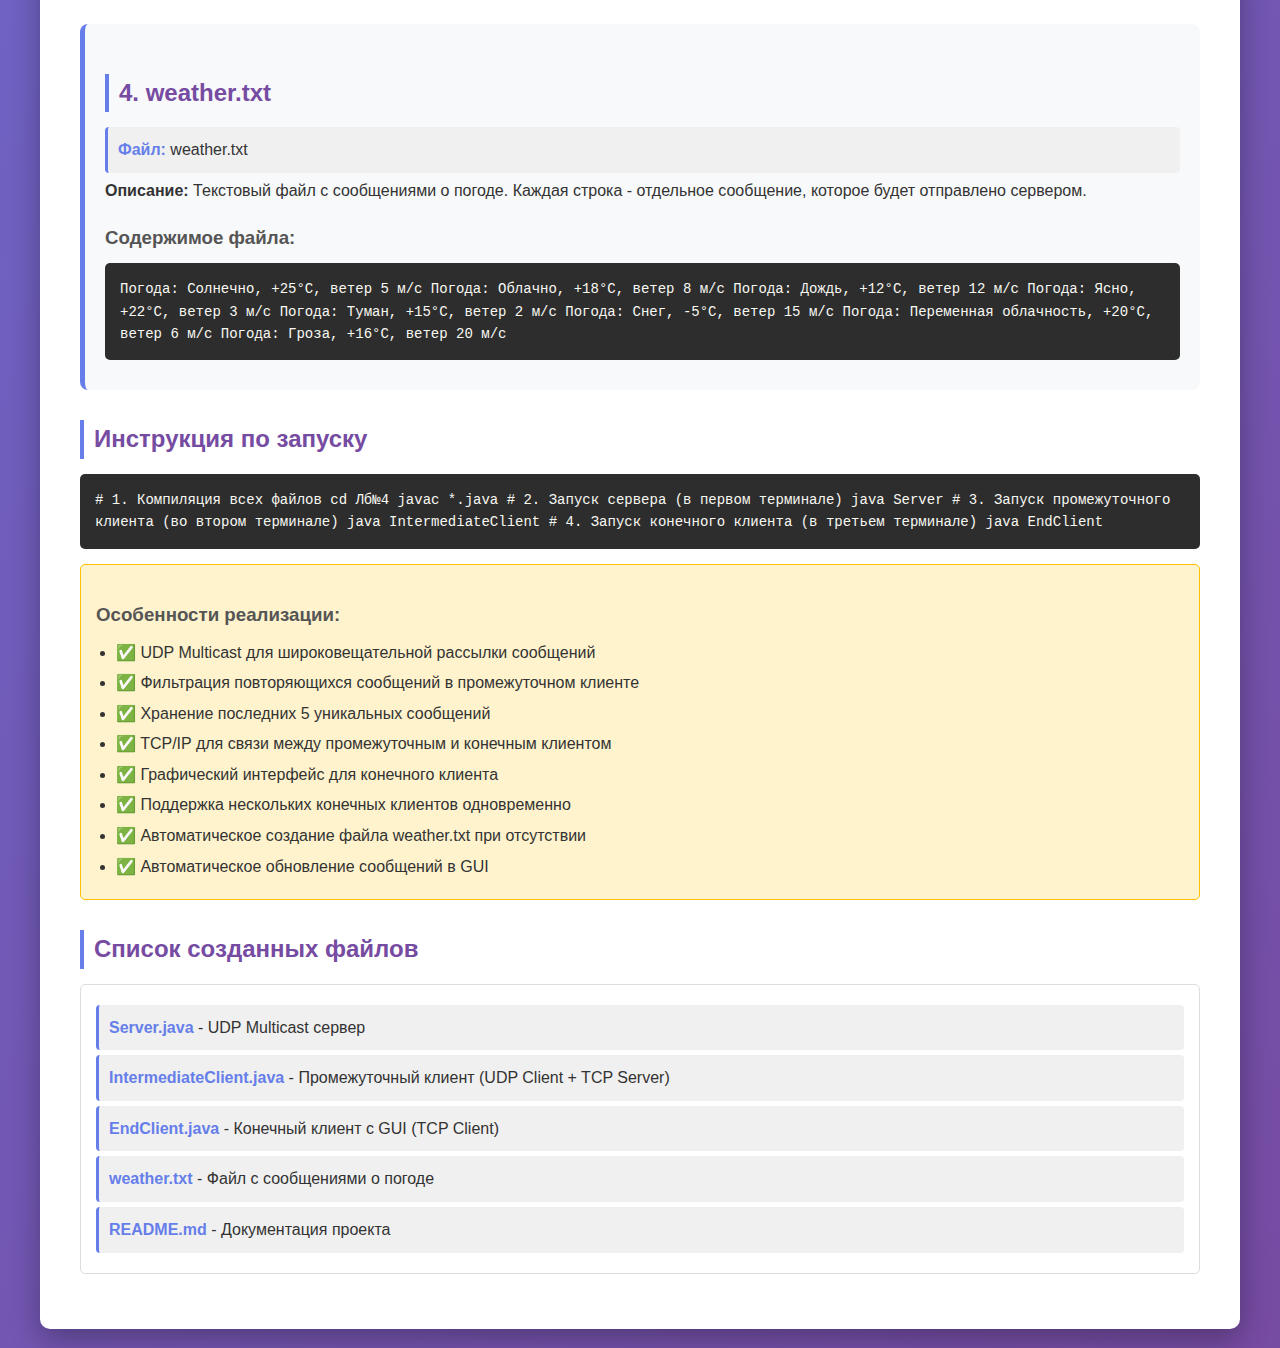
<file: Лб№4/index.html>
<!DOCTYPE html>
<html lang="ru">
<head>
    <meta charset="UTF-8">
    <meta name="viewport" content="width=device-width, initial-scale=1.0">
    <title>Лабораторная работа №4 - Клиент-серверное приложение</title>
    <style>
        * {
            margin: 0;
            padding: 0;
            box-sizing: border-box;
        }
        
        body {
            font-family: 'Segoe UI', Tahoma, Geneva, Verdana, sans-serif;
            line-height: 1.6;
            color: #333;
            background: linear-gradient(135deg, #667eea 0%, #764ba2 100%);
            padding: 20px;
        }
        
        .container {
            max-width: 1200px;
            margin: 0 auto;
            background: white;
            border-radius: 10px;
            box-shadow: 0 10px 30px rgba(0,0,0,0.3);
            padding: 40px;
        }
        
        h1 {
            color: #667eea;
            border-bottom: 3px solid #764ba2;
            padding-bottom: 10px;
            margin-bottom: 30px;
        }
        
        h2 {
            color: #764ba2;
            margin-top: 30px;
            margin-bottom: 15px;
            padding-left: 10px;
            border-left: 4px solid #667eea;
        }
        
        h3 {
            color: #555;
            margin-top: 20px;
            margin-bottom: 10px;
        }
        
        .component {
            background: #f8f9fa;
            border-radius: 8px;
            padding: 20px;
            margin-bottom: 30px;
            border-left: 5px solid #667eea;
        }
        
        .architecture {
            background: #e8f4f8;
            border: 2px solid #667eea;
            border-radius: 8px;
            padding: 20px;
            margin: 20px 0;
            text-align: center;
        }
        
        .architecture-box {
            display: inline-block;
            background: white;
            padding: 15px 25px;
            margin: 10px;
            border-radius: 5px;
            border: 2px solid #667eea;
            font-weight: bold;
        }
        
        .arrow {
            font-size: 24px;
            color: #667eea;
            margin: 0 10px;
        }
        
        .code-block {
            background: #2d2d2d;
            color: #f8f8f2;
            padding: 15px;
            border-radius: 5px;
            overflow-x: auto;
            margin: 10px 0;
            font-family: 'Courier New', monospace;
            font-size: 14px;
        }
        
        .output-example {
            background: #1e1e1e;
            color: #d4d4d4;
            padding: 15px;
            border-radius: 5px;
            margin: 15px 0;
            font-family: 'Courier New', monospace;
            font-size: 13px;
            border-left: 4px solid #4ec9b0;
            overflow-x: auto;
        }
        
        .output-example .prompt {
            color: #4ec9b0;
        }
        
        .file-list {
            background: #fff;
            border: 1px solid #ddd;
            border-radius: 5px;
            padding: 15px;
            margin: 15px 0;
        }
        
        .file-item {
            padding: 10px;
            margin: 5px 0;
            background: #f0f0f0;
            border-radius: 4px;
            border-left: 3px solid #667eea;
        }
        
        .file-item strong {
            color: #667eea;
        }
        
        .feature-list {
            background: #fff3cd;
            border: 1px solid #ffc107;
            border-radius: 5px;
            padding: 15px;
            margin: 15px 0;
        }
        
        .feature-list ul {
            margin-left: 20px;
            margin-top: 10px;
        }
        
        .feature-list li {
            margin: 5px 0;
        }
        
        .status {
            display: inline-block;
            padding: 5px 15px;
            border-radius: 20px;
            font-weight: bold;
            margin-left: 10px;
        }
        
        .status.completed {
            background: #d4edda;
            color: #155724;
        }
        
        .info-box {
            background: #e6f3ff;
            border-left: 4px solid #2196F3;
            padding: 15px;
            margin: 15px 0;
            border-radius: 4px;
        }
    </style>
</head>
<body>
    <div class="container">
        <h1>Лабораторная работа №4: Клиент-серверное приложение</h1>
        
        <div class="info-box">
            <p><strong>Тема:</strong> UDP Multicast и TCP/IP клиент-серверное приложение</p>
            <p><strong>Статус:</strong> <span class="status completed">Выполнено</span></p>
        </div>

        <h2>Архитектура системы</h2>
        <div class="architecture">
            <div class="architecture-box">Server<br>(UDP Multicast)</div>
            <span class="arrow">↓</span>
            <div class="architecture-box">IntermediateClient<br>(UDP Client + TCP Server)</div>
            <span class="arrow">↓</span>
            <div class="architecture-box">EndClient<br>(TCP Client + GUI)</div>
        </div>
        
        <div class="info-box">
            <p><strong>UDP Multicast:</strong> 233.0.0.1:1502</p>
            <p><strong>TCP:</strong> localhost:1503</p>
            <p><strong>Интервал отправки:</strong> 10 секунд</p>
            <p><strong>Количество сохраняемых сообщений:</strong> 5</p>
        </div>

        <div class="component">
            <h2>1. Server.java</h2>
            <div class="file-item">
                <strong>Файл:</strong> Server.java
            </div>
            <p><strong>Описание:</strong> UDP Multicast сервер, который читает сообщения из файла <code>weather.txt</code> и отправляет их каждые 10 секунд всем клиентам в группе 233.0.0.1:1502.</p>
            
            <h3>Особенности:</h3>
            <ul>
                <li>Использует UDP Multicast для широковещательной рассылки</li>
                <li>Читает сообщения из текстового файла</li>
                <li>Циклически отправляет все сообщения</li>
                <li>Автоматически создает файл weather.txt, если он не существует</li>
            </ul>
            
            <h3>Пример запуска:</h3>
            <div class="code-block">
java Server
            </div>
            
            <h3>Пример вывода:</h3>
            <div class="output-example">
<span class="prompt">$</span> java Server<br>
Сервер запущен. Группа: 233.0.0.1:1502<br>
Чтение сообщений из файла: weather.txt<br>
Загружено 8 сообщений<br>
Начинаю отправку сообщений каждые 10 секунд...<br>
<br>
[Mon Jan 15 10:00:00 MSK 2024] Отправлено: Погода: Солнечно, +25°C, ветер 5 м/с<br>
[Mon Jan 15 10:00:10 MSK 2024] Отправлено: Погода: Облачно, +18°C, ветер 8 м/с<br>
[Mon Jan 15 10:00:20 MSK 2024] Отправлено: Погода: Дождь, +12°C, ветер 12 м/с<br>
...
            </div>
        </div>

        <div class="component">
            <h2>2. IntermediateClient.java</h2>
            <div class="file-item">
                <strong>Файл:</strong> IntermediateClient.java
            </div>
            <p><strong>Описание:</strong> Промежуточный клиент, который получает UDP multicast сообщения, фильтрует их (показывает только если содержимое изменилось), хранит последние 5 сообщений и работает как TCP сервер для конечных клиентов.</p>
            
            <h3>Функции:</h3>
            <ul>
                <li>Получает UDP Multicast сообщения от сервера</li>
                <li>Фильтрует повторяющиеся сообщения</li>
                <li>Хранит последние 5 уникальных сообщений</li>
                <li>Работает как TCP сервер на порту 1503</li>
                <li>Поддерживает несколько конечных клиентов одновременно</li>
            </ul>
            
            <h3>Пример запуска:</h3>
            <div class="code-block">
java IntermediateClient
            </div>
            
            <h3>Пример вывода:</h3>
            <div class="output-example">
<span class="prompt">$</span> java IntermediateClient<br>
Промежуточный клиент запущен<br>
UDP Multicast: 233.0.0.1:1502<br>
TCP Server: localhost:1503<br>
Ожидание сообщений...<br>
<br>
TCP сервер запущен на порту 1503<br>
[Mon Jan 15 10:00:00 MSK 2024] Получено новое сообщение: Погода: Солнечно, +25°C, ветер 5 м/с<br>
Всего сохранено сообщений: 1<br>
[Mon Jan 15 10:00:10 MSK 2024] Получено новое сообщение: Погода: Облачно, +18°C, ветер 8 м/с<br>
Всего сохранено сообщений: 2<br>
Подключен конечный клиент: /127.0.0.1:54321<br>
Отправлено 2 сообщений конечному клиенту<br>
...
            </div>
        </div>

        <div class="component">
            <h2>3. EndClient.java</h2>
            <div class="file-item">
                <strong>Файл:</strong> EndClient.java
            </div>
            <p><strong>Описание:</strong> Конечный клиент с графическим интерфейсом (Swing), который подключается к промежуточному клиенту по TCP и получает последние 5 сообщений.</p>
            
            <h3>Функции:</h3>
            <ul>
                <li>Графический интерфейс на Swing</li>
                <li>Подключается к промежуточному клиенту по TCP</li>
                <li>Получает и отображает последние 5 сообщений</li>
                <li>Автоматическое обновление каждые 5 секунд</li>
                <li>Кнопка ручного обновления</li>
                <li>Отображение статуса подключения</li>
            </ul>
            
            <h3>Пример запуска:</h3>
            <div class="code-block">
java EndClient
            </div>
            
            <div class="info-box">
                <p><strong>Графический интерфейс включает:</strong></p>
                <ul>
                    <li>Область отображения сообщений (черный фон, зеленый текст)</li>
                    <li>Статусную строку с информацией о подключении</li>
                    <li>Кнопку "Обновить" для ручного обновления</li>
                    <li>Кнопку "Выход" для закрытия приложения</li>
                </ul>
            </div>
        </div>

        <div class="component">
            <h2>4. weather.txt</h2>
            <div class="file-item">
                <strong>Файл:</strong> weather.txt
            </div>
            <p><strong>Описание:</strong> Текстовый файл с сообщениями о погоде. Каждая строка - отдельное сообщение, которое будет отправлено сервером.</p>
            
            <h3>Содержимое файла:</h3>
            <div class="code-block">
Погода: Солнечно, +25°C, ветер 5 м/с
Погода: Облачно, +18°C, ветер 8 м/с
Погода: Дождь, +12°C, ветер 12 м/с
Погода: Ясно, +22°C, ветер 3 м/с
Погода: Туман, +15°C, ветер 2 м/с
Погода: Снег, -5°C, ветер 15 м/с
Погода: Переменная облачность, +20°C, ветер 6 м/с
Погода: Гроза, +16°C, ветер 20 м/с
            </div>
        </div>

        <h2>Инструкция по запуску</h2>
        <div class="code-block">
# 1. Компиляция всех файлов
cd Лб№4
javac *.java

# 2. Запуск сервера (в первом терминале)
java Server

# 3. Запуск промежуточного клиента (во втором терминале)
java IntermediateClient

# 4. Запуск конечного клиента (в третьем терминале)
java EndClient
        </div>

        <div class="feature-list">
            <h3>Особенности реализации:</h3>
            <ul>
                <li>✅ UDP Multicast для широковещательной рассылки сообщений</li>
                <li>✅ Фильтрация повторяющихся сообщений в промежуточном клиенте</li>
                <li>✅ Хранение последних 5 уникальных сообщений</li>
                <li>✅ TCP/IP для связи между промежуточным и конечным клиентом</li>
                <li>✅ Графический интерфейс для конечного клиента</li>
                <li>✅ Поддержка нескольких конечных клиентов одновременно</li>
                <li>✅ Автоматическое создание файла weather.txt при отсутствии</li>
                <li>✅ Автоматическое обновление сообщений в GUI</li>
            </ul>
        </div>

        <h2>Список созданных файлов</h2>
        <div class="file-list">
            <div class="file-item">
                <strong>Server.java</strong> - UDP Multicast сервер
            </div>
            <div class="file-item">
                <strong>IntermediateClient.java</strong> - Промежуточный клиент (UDP Client + TCP Server)
            </div>
            <div class="file-item">
                <strong>EndClient.java</strong> - Конечный клиент с GUI (TCP Client)
            </div>
            <div class="file-item">
                <strong>weather.txt</strong> - Файл с сообщениями о погоде
            </div>
            <div class="file-item">
                <strong>README.md</strong> - Документация проекта
            </div>
        </div>
    </div>
</body>
</html>
</file>
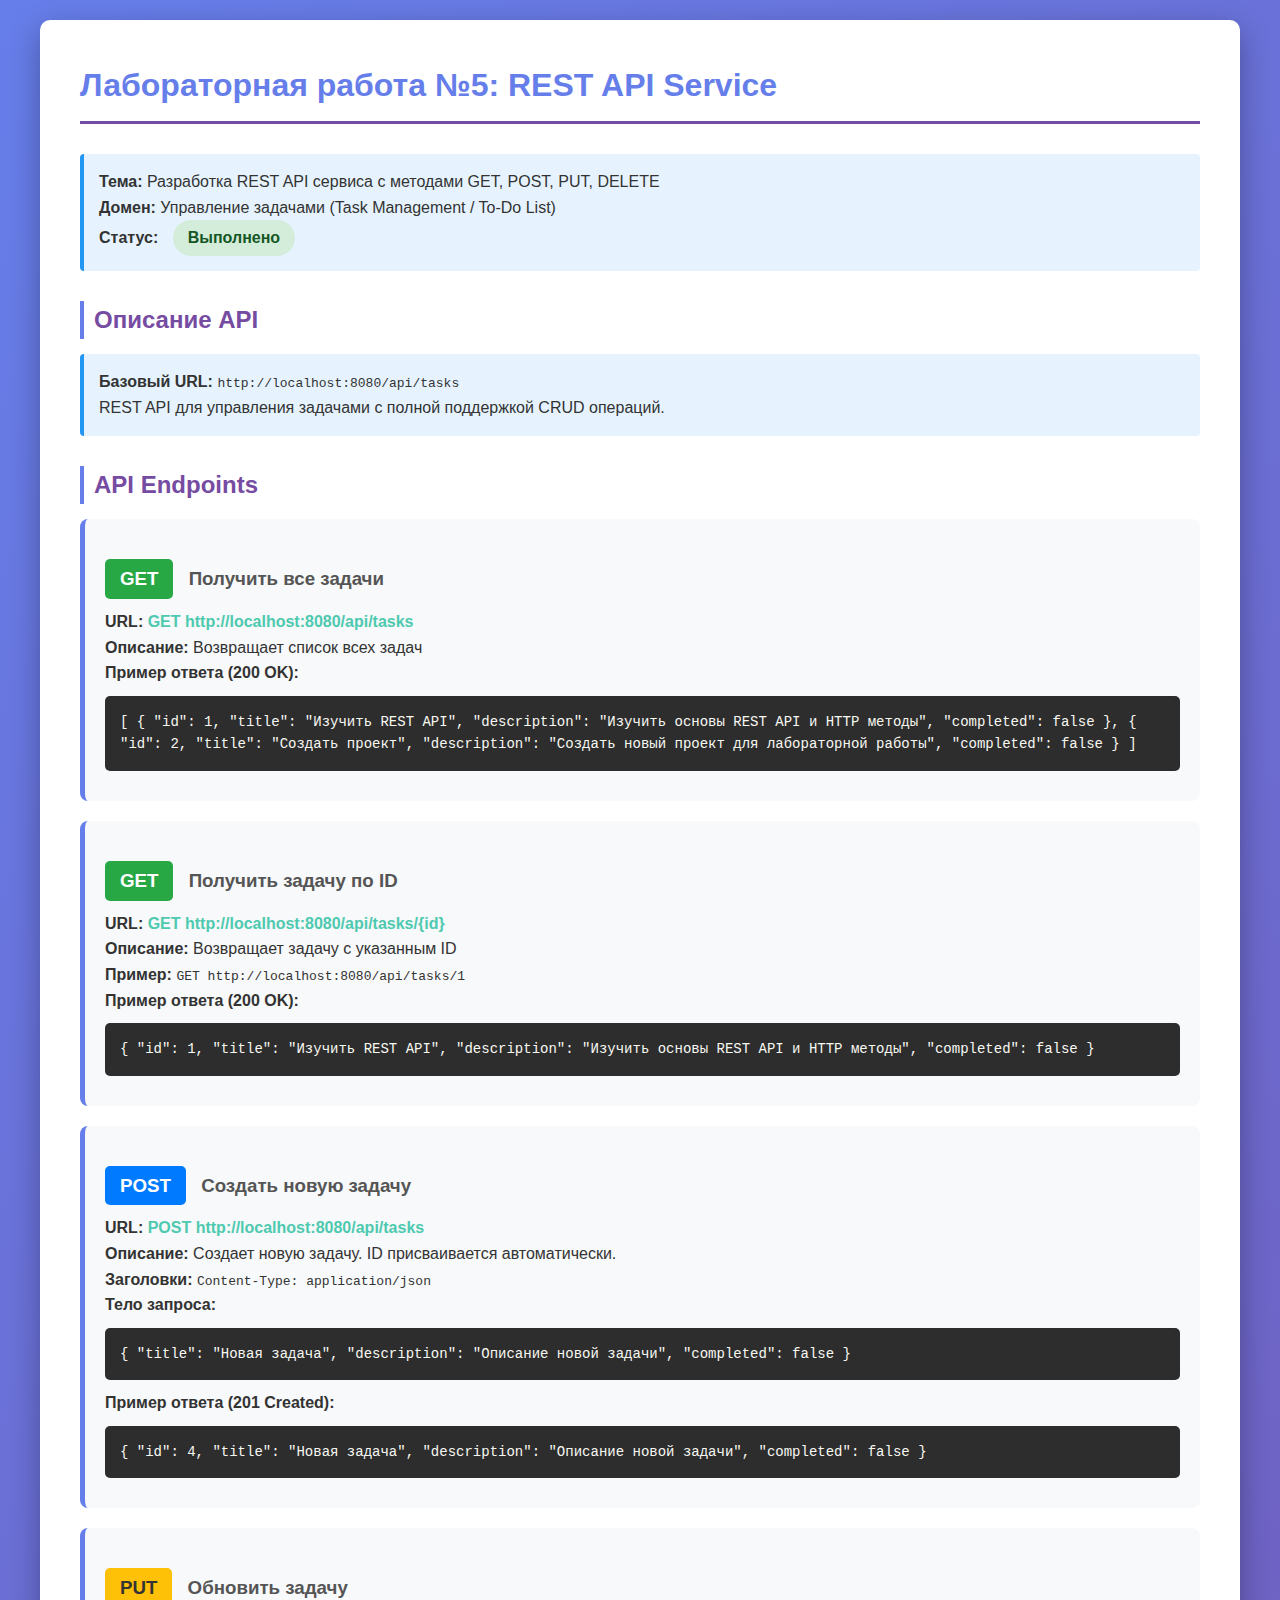
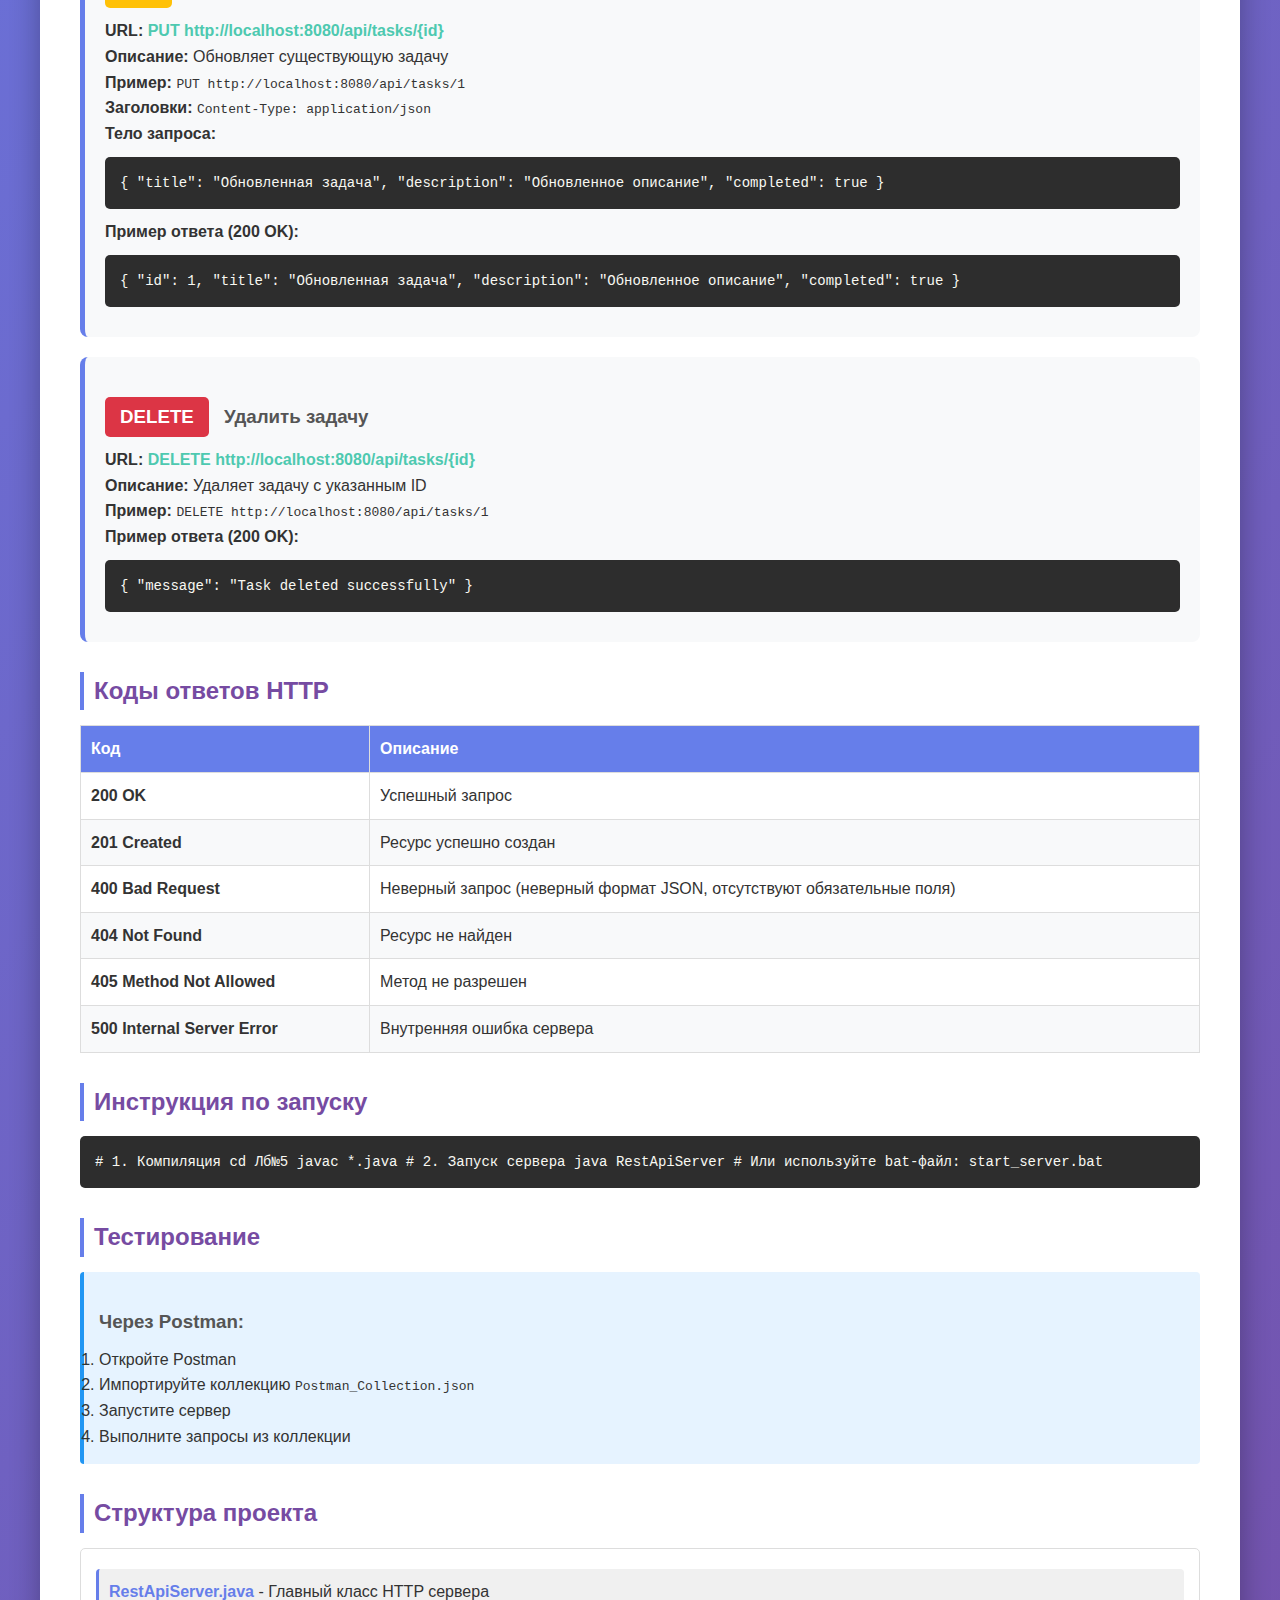
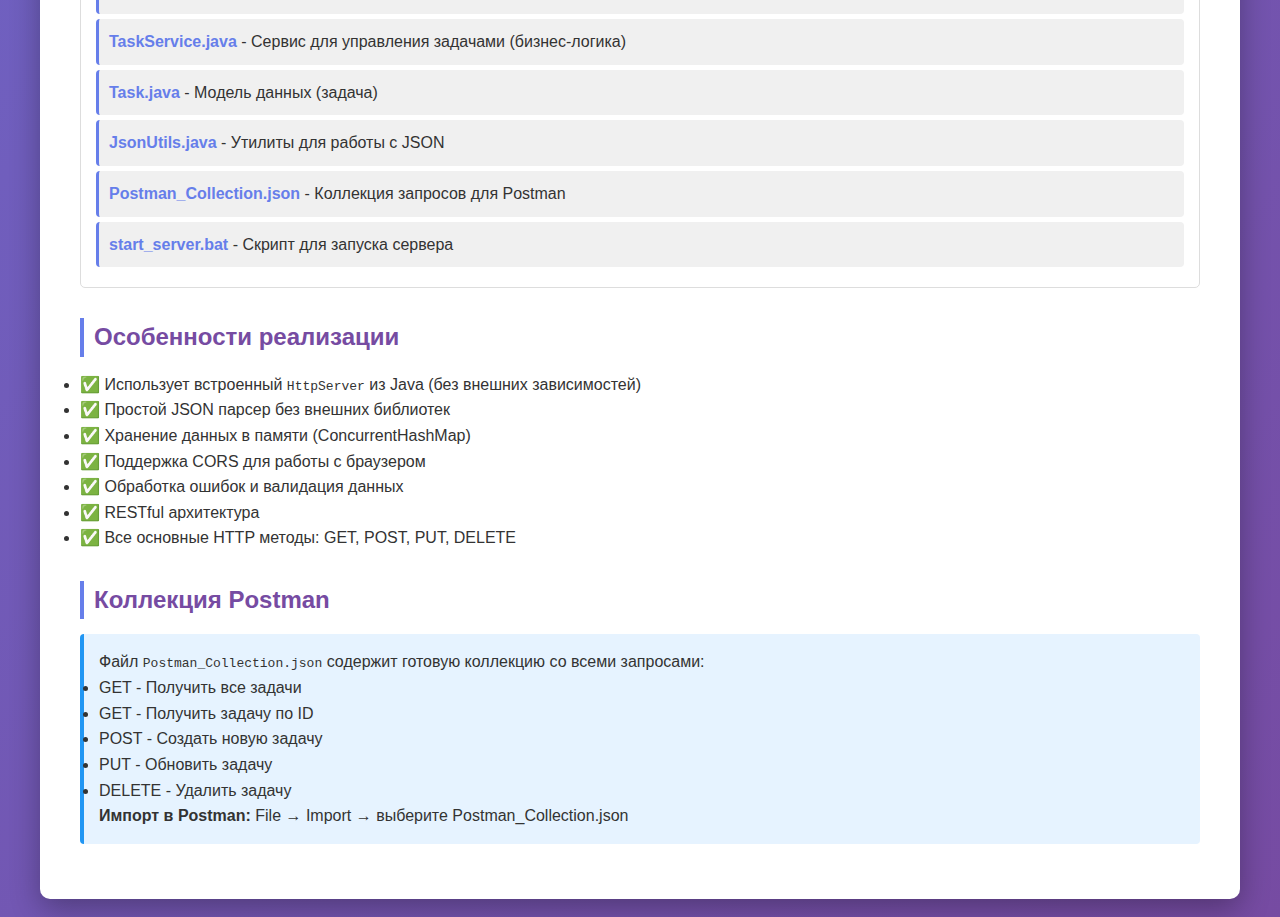
<file: Лб№5/index.html>
<!DOCTYPE html>
<html lang="ru">
<head>
    <meta charset="UTF-8">
    <meta name="viewport" content="width=device-width, initial-scale=1.0">
    <title>Лабораторная работа №5 - REST API Service</title>
    <style>
        * {
            margin: 0;
            padding: 0;
            box-sizing: border-box;
        }
        
        body {
            font-family: 'Segoe UI', Tahoma, Geneva, Verdana, sans-serif;
            line-height: 1.6;
            color: #333;
            background: linear-gradient(135deg, #667eea 0%, #764ba2 100%);
            padding: 20px;
        }
        
        .container {
            max-width: 1200px;
            margin: 0 auto;
            background: white;
            border-radius: 10px;
            box-shadow: 0 10px 30px rgba(0,0,0,0.3);
            padding: 40px;
        }
        
        h1 {
            color: #667eea;
            border-bottom: 3px solid #764ba2;
            padding-bottom: 10px;
            margin-bottom: 30px;
        }
        
        h2 {
            color: #764ba2;
            margin-top: 30px;
            margin-bottom: 15px;
            padding-left: 10px;
            border-left: 4px solid #667eea;
        }
        
        h3 {
            color: #555;
            margin-top: 20px;
            margin-bottom: 10px;
        }
        
        .endpoint {
            background: #f8f9fa;
            border-radius: 8px;
            padding: 20px;
            margin-bottom: 20px;
            border-left: 5px solid #667eea;
        }
        
        .method {
            display: inline-block;
            padding: 5px 15px;
            border-radius: 5px;
            font-weight: bold;
            margin-right: 10px;
            color: white;
        }
        
        .method.get { background: #28a745; }
        .method.post { background: #007bff; }
        .method.put { background: #ffc107; color: #333; }
        .method.delete { background: #dc3545; }
        
        .code-block {
            background: #2d2d2d;
            color: #f8f8f2;
            padding: 15px;
            border-radius: 5px;
            overflow-x: auto;
            margin: 10px 0;
            font-family: 'Courier New', monospace;
            font-size: 14px;
        }
        
        .url {
            color: #4ec9b0;
            font-weight: bold;
        }
        
        .info-box {
            background: #e6f3ff;
            border-left: 4px solid #2196F3;
            padding: 15px;
            margin: 15px 0;
            border-radius: 4px;
        }
        
        .file-list {
            background: #fff;
            border: 1px solid #ddd;
            border-radius: 5px;
            padding: 15px;
            margin: 15px 0;
        }
        
        .file-item {
            padding: 10px;
            margin: 5px 0;
            background: #f0f0f0;
            border-radius: 4px;
            border-left: 3px solid #667eea;
        }
        
        .file-item strong {
            color: #667eea;
        }
        
        .status {
            display: inline-block;
            padding: 5px 15px;
            border-radius: 20px;
            font-weight: bold;
            margin-left: 10px;
        }
        
        .status.completed {
            background: #d4edda;
            color: #155724;
        }
        
        table {
            width: 100%;
            border-collapse: collapse;
            margin: 15px 0;
        }
        
        table th, table td {
            padding: 10px;
            border: 1px solid #ddd;
            text-align: left;
        }
        
        table th {
            background: #667eea;
            color: white;
        }
        
        table tr:nth-child(even) {
            background: #f8f9fa;
        }
    </style>
</head>
<body>
    <div class="container">
        <h1>Лабораторная работа №5: REST API Service</h1>
        
        <div class="info-box">
            <p><strong>Тема:</strong> Разработка REST API сервиса с методами GET, POST, PUT, DELETE</p>
            <p><strong>Домен:</strong> Управление задачами (Task Management / To-Do List)</p>
            <p><strong>Статус:</strong> <span class="status completed">Выполнено</span></p>
        </div>

        <h2>Описание API</h2>
        <div class="info-box">
            <p><strong>Базовый URL:</strong> <code>http://localhost:8080/api/tasks</code></p>
            <p>REST API для управления задачами с полной поддержкой CRUD операций.</p>
        </div>

        <h2>API Endpoints</h2>

        <div class="endpoint">
            <h3>
                <span class="method get">GET</span>
                Получить все задачи
            </h3>
            <p><strong>URL:</strong> <span class="url">GET http://localhost:8080/api/tasks</span></p>
            <p><strong>Описание:</strong> Возвращает список всех задач</p>
            <p><strong>Пример ответа (200 OK):</strong></p>
            <div class="code-block">
[
  {
    "id": 1,
    "title": "Изучить REST API",
    "description": "Изучить основы REST API и HTTP методы",
    "completed": false
  },
  {
    "id": 2,
    "title": "Создать проект",
    "description": "Создать новый проект для лабораторной работы",
    "completed": false
  }
]
            </div>
        </div>

        <div class="endpoint">
            <h3>
                <span class="method get">GET</span>
                Получить задачу по ID
            </h3>
            <p><strong>URL:</strong> <span class="url">GET http://localhost:8080/api/tasks/{id}</span></p>
            <p><strong>Описание:</strong> Возвращает задачу с указанным ID</p>
            <p><strong>Пример:</strong> <code>GET http://localhost:8080/api/tasks/1</code></p>
            <p><strong>Пример ответа (200 OK):</strong></p>
            <div class="code-block">
{
  "id": 1,
  "title": "Изучить REST API",
  "description": "Изучить основы REST API и HTTP методы",
  "completed": false
}
            </div>
        </div>

        <div class="endpoint">
            <h3>
                <span class="method post">POST</span>
                Создать новую задачу
            </h3>
            <p><strong>URL:</strong> <span class="url">POST http://localhost:8080/api/tasks</span></p>
            <p><strong>Описание:</strong> Создает новую задачу. ID присваивается автоматически.</p>
            <p><strong>Заголовки:</strong> <code>Content-Type: application/json</code></p>
            <p><strong>Тело запроса:</strong></p>
            <div class="code-block">
{
  "title": "Новая задача",
  "description": "Описание новой задачи",
  "completed": false
}
            </div>
            <p><strong>Пример ответа (201 Created):</strong></p>
            <div class="code-block">
{
  "id": 4,
  "title": "Новая задача",
  "description": "Описание новой задачи",
  "completed": false
}
            </div>
        </div>

        <div class="endpoint">
            <h3>
                <span class="method put">PUT</span>
                Обновить задачу
            </h3>
            <p><strong>URL:</strong> <span class="url">PUT http://localhost:8080/api/tasks/{id}</span></p>
            <p><strong>Описание:</strong> Обновляет существующую задачу</p>
            <p><strong>Пример:</strong> <code>PUT http://localhost:8080/api/tasks/1</code></p>
            <p><strong>Заголовки:</strong> <code>Content-Type: application/json</code></p>
            <p><strong>Тело запроса:</strong></p>
            <div class="code-block">
{
  "title": "Обновленная задача",
  "description": "Обновленное описание",
  "completed": true
}
            </div>
            <p><strong>Пример ответа (200 OK):</strong></p>
            <div class="code-block">
{
  "id": 1,
  "title": "Обновленная задача",
  "description": "Обновленное описание",
  "completed": true
}
            </div>
        </div>

        <div class="endpoint">
            <h3>
                <span class="method delete">DELETE</span>
                Удалить задачу
            </h3>
            <p><strong>URL:</strong> <span class="url">DELETE http://localhost:8080/api/tasks/{id}</span></p>
            <p><strong>Описание:</strong> Удаляет задачу с указанным ID</p>
            <p><strong>Пример:</strong> <code>DELETE http://localhost:8080/api/tasks/1</code></p>
            <p><strong>Пример ответа (200 OK):</strong></p>
            <div class="code-block">
{
  "message": "Task deleted successfully"
}
            </div>
        </div>

        <h2>Коды ответов HTTP</h2>
        <table>
            <thead>
                <tr>
                    <th>Код</th>
                    <th>Описание</th>
                </tr>
            </thead>
            <tbody>
                <tr>
                    <td><strong>200 OK</strong></td>
                    <td>Успешный запрос</td>
                </tr>
                <tr>
                    <td><strong>201 Created</strong></td>
                    <td>Ресурс успешно создан</td>
                </tr>
                <tr>
                    <td><strong>400 Bad Request</strong></td>
                    <td>Неверный запрос (неверный формат JSON, отсутствуют обязательные поля)</td>
                </tr>
                <tr>
                    <td><strong>404 Not Found</strong></td>
                    <td>Ресурс не найден</td>
                </tr>
                <tr>
                    <td><strong>405 Method Not Allowed</strong></td>
                    <td>Метод не разрешен</td>
                </tr>
                <tr>
                    <td><strong>500 Internal Server Error</strong></td>
                    <td>Внутренняя ошибка сервера</td>
                </tr>
            </tbody>
        </table>

        <h2>Инструкция по запуску</h2>
        <div class="code-block">
# 1. Компиляция
cd Лб№5
javac *.java

# 2. Запуск сервера
java RestApiServer

# Или используйте bat-файл:
start_server.bat
        </div>

        <h2>Тестирование</h2>
        <div class="info-box">
            <h3>Через Postman:</h3>
            <ol>
                <li>Откройте Postman</li>
                <li>Импортируйте коллекцию <code>Postman_Collection.json</code></li>
                <li>Запустите сервер</li>
                <li>Выполните запросы из коллекции</li>
            </ol>
        </div>

        <h2>Структура проекта</h2>
        <div class="file-list">
            <div class="file-item">
                <strong>RestApiServer.java</strong> - Главный класс HTTP сервера
            </div>
            <div class="file-item">
                <strong>TaskService.java</strong> - Сервис для управления задачами (бизнес-логика)
            </div>
            <div class="file-item">
                <strong>Task.java</strong> - Модель данных (задача)
            </div>
            <div class="file-item">
                <strong>JsonUtils.java</strong> - Утилиты для работы с JSON
            </div>
            <div class="file-item">
                <strong>Postman_Collection.json</strong> - Коллекция запросов для Postman
            </div>
            <div class="file-item">
                <strong>start_server.bat</strong> - Скрипт для запуска сервера
            </div>
        </div>

        <h2>Особенности реализации</h2>
        <ul>
            <li>✅ Использует встроенный <code>HttpServer</code> из Java (без внешних зависимостей)</li>
            <li>✅ Простой JSON парсер без внешних библиотек</li>
            <li>✅ Хранение данных в памяти (ConcurrentHashMap)</li>
            <li>✅ Поддержка CORS для работы с браузером</li>
            <li>✅ Обработка ошибок и валидация данных</li>
            <li>✅ RESTful архитектура</li>
            <li>✅ Все основные HTTP методы: GET, POST, PUT, DELETE</li>
        </ul>

        <h2>Коллекция Postman</h2>
        <div class="info-box">
            <p>Файл <code>Postman_Collection.json</code> содержит готовую коллекцию со всеми запросами:</p>
            <ul>
                <li>GET - Получить все задачи</li>
                <li>GET - Получить задачу по ID</li>
                <li>POST - Создать новую задачу</li>
                <li>PUT - Обновить задачу</li>
                <li>DELETE - Удалить задачу</li>
            </ul>
            <p><strong>Импорт в Postman:</strong> File → Import → выберите Postman_Collection.json</p>
        </div>
    </div>
</body>
</html>
</file>
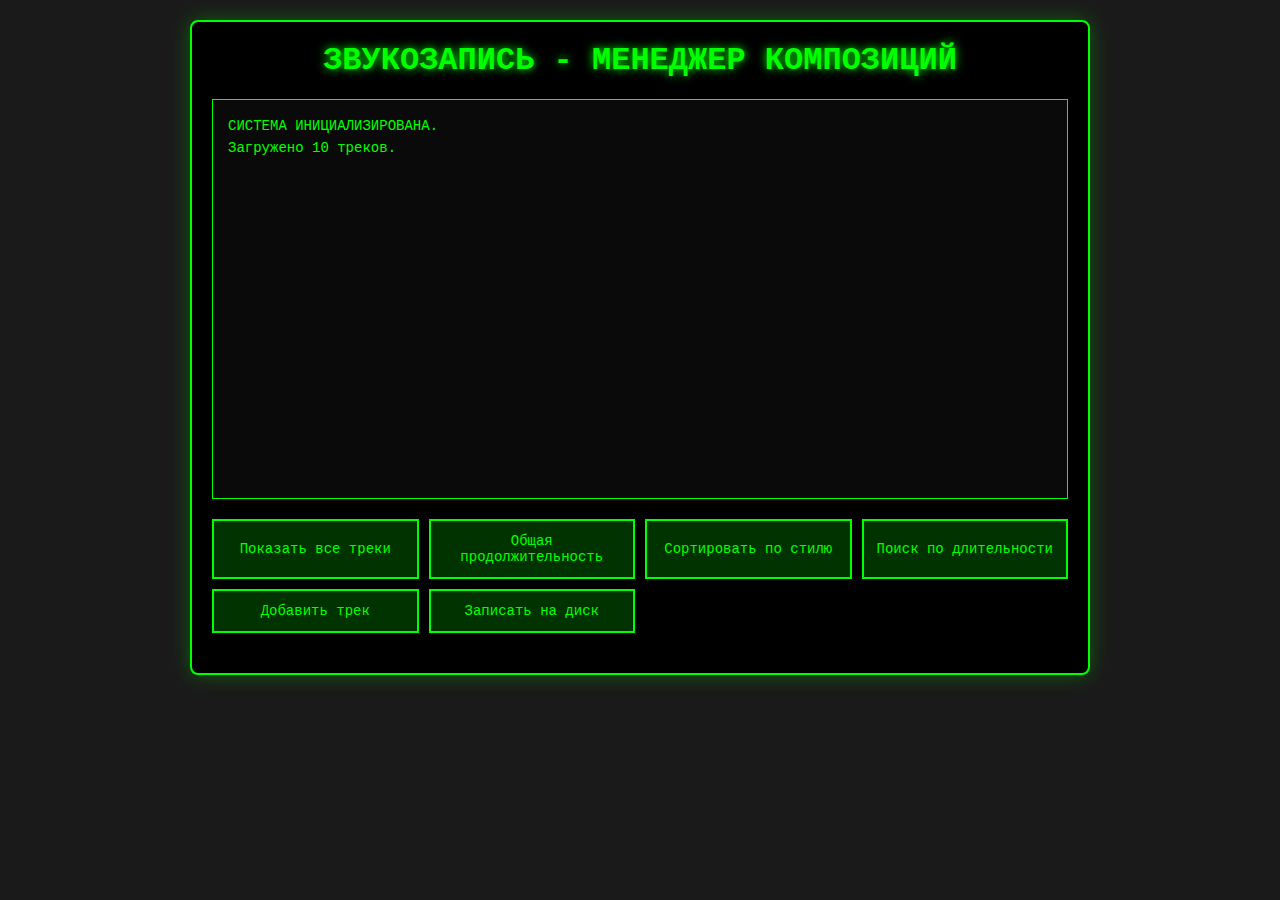
<file: Лб№2/РСП_Дудченко_Владислав_И-2-22_Лр№2.html>
<!DOCTYPE html>
<html lang="ru">
<head>
    <meta charset="UTF-8">
    <meta name="viewport" content="width=device-width, initial-scale=1.0">
    <title>Звукозапись</title>
    <style>
        * { margin: 0; padding: 0; box-sizing: border-box; }
        body { font-family: 'Courier New', monospace; background: #1a1a1a; color: #0f0; padding: 20px; }
        .console { background: #000; border: 2px solid #0f0; border-radius: 8px; padding: 20px; max-width: 900px; margin: 0 auto; box-shadow: 0 0 20px rgba(0,255,0,0.3); }
        h1 { color: #0f0; text-align: center; margin-bottom: 20px; text-shadow: 0 0 10px #0f0; }
        .output { background: #0a0a0a; border: 1px solid #0f0; padding: 15px; min-height: 400px; max-height: 500px; overflow-y: auto; margin-bottom: 20px; font-size: 14px; line-height: 1.6; }
        .menu { display: grid; grid-template-columns: repeat(auto-fit, minmax(200px, 1fr)); gap: 10px; margin-bottom: 20px; }
        button { background: #003300; color: #0f0; border: 2px solid #0f0; padding: 12px; cursor: pointer; font-family: 'Courier New', monospace; font-size: 14px; transition: all 0.3s; }
        button:hover { background: #0f0; color: #000; box-shadow: 0 0 15px #0f0; }
        .input-group { margin-bottom: 15px; }
        label { display: block; margin-bottom: 5px; color: #0f0; }
        input { background: #0a0a0a; border: 1px solid #0f0; color: #0f0; padding: 8px; width: 100%; font-family: 'Courier New', monospace; }
        .hidden { display: none; }
    </style>
</head>
<body>
    <div class="console">
        <h1>ЗВУКОЗАПИСЬ - МЕНЕДЖЕР КОМПОЗИЦИЙ</h1>
        <div class="output" id="output"></div>
        <div class="menu">
            <button onclick="app.showAllTracks()">Показать все треки</button>
            <button onclick="app.calcDuration()">Общая продолжительность</button>
            <button onclick="app.sortByGenre()">Сортировать по стилю</button>
            <button onclick="app.searchByDuration()">Поиск по длительности</button>
            <button onclick="app.addTrack()">Добавить трек</button>
            <button onclick="app.saveToDisk()">Записать на диск</button>
        </div>
        <div id="inputArea" class="hidden">
            <div class="input-group">
                <label for="minDur">Минимальная длительность: <span id="minValue">60</span> сек</label>
                <input type="range" id="minDur" min="0" max="1000" step="1" value="60" oninput="updateMinValue(this.value)">
                <script>    
                    function updateMinValue(value) {
                        document.getElementById('minValue').textContent = value;
                    }
                </script>
            </div>
            <div class="input-group">
                <label for="maxDur">Максимальная длительность: <span id="maxValue">300</span> сек</label>
                <input type="range" id="maxDur" min="0" max="1000" step="1" value="300" oninput="updateMaxValue(this.value)">
                <script>
                    function updateMaxValue(value) {
                        document.getElementById('maxValue').textContent = value;
                    }
                </script>
            </div>
            <button onclick="app.executeSearch()">Выполнить поиск</button>
        </div>
        <div id="addTrackArea" class="hidden">
            <div class="input-group">
                <label>Название трека:</label>
                <input type="text" id="trackTitle" placeholder="Введите название">
            </div>
            <div class="input-group">
                <label>Исполнитель:</label>
                <input type="text" id="trackArtist" placeholder="Введите исполнителя">
            </div>
            <div class="input-group">
                <label>Длительность (в секундах):</label>
                <input type="number" id="trackDuration" placeholder="Например: 240">
            </div>
            <div class="input-group">
                <label>Жанр:</label>
                <select id="trackGenre" onchange="app.updateExtraField()">
                    <option value="">Выберите жанр</option>
                    <option value="Rock">Rock</option>
                    <option value="Pop">Pop</option>
                    <option value="Jazz">Jazz</option>
                    <option value="Electronic">Electronic</option>
                </select>
            </div>
            <div class="input-group" id="extraField"></div>
            <button onclick="app.saveNewTrack()">Сохранить трек</button>
        </div>
    </div>

    <script>

class MusicComposition {
    constructor(title, artist, duration) {
        this._title = title;
        this._artist = artist;
        this._duration = duration;
    }
    
    getTitle() { return this._title; }
    getArtist() { return this._artist; }
    getDuration() { return this._duration; }
    getGenre() { return "Unknown"; }
    
    getInfo() {
        return `${this.getTitle()} - ${this.getArtist()} [${this.formatDuration()}] (${this.getGenre()})`;
    }
    
    formatDuration() {
        const m = Math.floor(this._duration / 60);
        const s = this._duration % 60;
        return `${m}:${s.toString().padStart(2, '0')}`;
    }
}

class RockTrack extends MusicComposition {
    constructor(title, artist, duration, subgenre = "Classic Rock") {
        super(title, artist, duration);
        this._subgenre = subgenre;
    }
    getGenre() { return `Rock (${this._subgenre})`; }
}

class PopTrack extends MusicComposition {
    constructor(title, artist, duration, year) {
        super(title, artist, duration);
        this._year = year;
    }
    getGenre() { return `Pop (${this._year})`; }
}

class JazzTrack extends MusicComposition {
    constructor(title, artist, duration, instrument) {
        super(title, artist, duration);
        this._instrument = instrument;
    }
    getGenre() { return `Jazz (${this._instrument})`; }
}

class ElectronicTrack extends MusicComposition {
    constructor(title, artist, duration, bpm) {
        super(title, artist, duration);
        this._bpm = bpm;
    }
    getGenre() { return `Electronic (${this._bpm})`; }
}


class DiskCollection {
    constructor(name) {
        this._name = name;
        this._tracks = [];
    }
    
    addTrack(track) {
        this._tracks.push(track);
    }
    
    getTracks() { return this._tracks; }
    
    getTotalDuration() {
        return this._tracks.reduce((sum, t) => sum + t.getDuration(), 0);
    }
    
    sortByGenre() {
        this._tracks.sort((a, b) => a.getGenre().localeCompare(b.getGenre()));
    }
    
    findByDurationRange(min, max) {
        return this._tracks.filter(t => t.getDuration() >= min && t.getDuration() <= max);
    }
    
    saveToDisk() {
        const data = {
            name: this._name,
            tracks: this._tracks.map(t => ({
                title: t.getTitle(),
                artist: t.getArtist(),
                duration: t.getDuration(),
                genre: t.getGenre()
            }))
        };
        return JSON.stringify(data, null, 2);
    }
}


class MusicApp {
    constructor() {
        this.disk = new DiskCollection("My Collection 2025");
        this.output = document.getElementById('output');
        this.initializeData();
    }
    
    initializeData() {
        this.disk.addTrack(new RockTrack("Bohemian Rhapsody", "Queen", 354, "Progressive Rock"));
        this.disk.addTrack(new RockTrack("Stairway to Heaven", "Led Zeppelin", 482));
        this.disk.addTrack(new PopTrack("Billie Jean", "Michael Jackson", 294, 1982));
        this.disk.addTrack(new PopTrack("Shape of You", "Ed Sheeran", 233, 2017));
        this.disk.addTrack(new JazzTrack("Take Five", "Dave Brubeck", 324, "Piano"));
        this.disk.addTrack(new JazzTrack("So What", "Miles Davis", 562, "Trumpet"));
        this.disk.addTrack(new ElectronicTrack("Strobe", "Deadmau5", 640, 128));
        this.disk.addTrack(new ElectronicTrack("Levels", "Avicii", 203, 126));
        this.disk.addTrack(new RockTrack("Smells Like Teen Spirit", "Nirvana", 301, "Grunge"));
        this.disk.addTrack(new PopTrack("Blinding Lights", "The Weeknd", 200, 2019));
        this.print("СИСТЕМА ИНИЦИАЛИЗИРОВАНА.<br>Загружено " + this.disk.getTracks().length + " треков.<br>");
    }
    
    print(msg) {
        this.output.innerHTML += msg + "<br>";
        this.output.scrollTop = this.output.scrollHeight;
    }
    
    clear() {
        this.output.innerHTML = "";
    }
    
    showAllTracks() {
        this.clear();
        this.print("ВСЕ ТРЕКИ В КОЛЛЕКЦИИ:<br>");
        this.disk.getTracks().forEach((t, i) => {
            this.print(`${(i+1).toString().padStart(2, '0')}. ${t.getInfo()}`);
        });
    }
    
    calcDuration() {
        const total = this.disk.getTotalDuration();
        const hours = Math.floor(total / 3600);
        const mins = Math.floor((total % 3600) / 60);
        const secs = total % 60;
        this.clear();   
        this.print("ОБЩАЯ ПРОДОЛЖИТЕЛЬНОСТЬ:<br>");
        this.print(`Всего треков: ${this.disk.getTracks().length}`);
        this.print(`Общее время: ${hours}ч ${mins}м ${secs}с (${total} секунд)`);
    }
    
    sortByGenre() {
        this.disk.sortByGenre();
        this.clear();
        this.print("ТРЕКИ ОТСОРТИРОВАНЫ ПО СТИЛЮ:<br>");
        let currentGenre = "";
        this.disk.getTracks().forEach((t, i) => {
            const genre = t.getGenre().split(' ')[0];
            if (genre !== currentGenre) {
                if (currentGenre !== "") this.print("");
                this.print(`▼ ${genre.toUpperCase()}:`);
                currentGenre = genre;
            }
            this.print(`  ${(i+1).toString().padStart(2, '0')}. ${t.getInfo()}`);
        });
        this.print("<br>");
    }
    
    searchByDuration() {
        document.getElementById('inputArea').classList.remove('hidden');
        this.clear();
        this.print("ПОИСК ПО ДЛИТЕЛЬНОСТИ:");
        this.print("Введите диапазон длительности в секундах ниже:");
    }
    
    executeSearch() {
        const min = parseInt(document.getElementById('minDur').value);
        const max = parseInt(document.getElementById('maxDur').value);
        const results = this.disk.findByDurationRange(min, max);
        this.clear();
        this.print(`РЕЗУЛЬТАТЫ ПОИСКА (${min}-${max} сек)<br>`);
        
        if (results.length === 0) {
            this.print("✗ Треки не найдены в заданном диапазоне.");
        } else {
            this.print(`Найдено треков: ${results.length}<br>`);
            results.forEach((t, i) => {
                this.print(`${(i+1).toString().padStart(2, '0')}. ${t.getInfo()}`);
            });
        }
        this.print("<br>");
        document.getElementById('inputArea').classList.add('hidden');
    }
    
    addTrack() {
        this.clear();
        this.print("ДОБАВЛЕНИЕ НОВОГО ТРЕКА:<br>");
        document.getElementById('inputArea').classList.add('hidden');
        document.getElementById('addTrackArea').classList.remove('hidden');
        this.print("Заполните форму ниже и нажмите 'Сохранить трек'.");
    }

    updateExtraField() {
        const genre = document.getElementById('trackGenre').value;
        const extra = document.getElementById('extraField');
        extra.innerHTML = "";

        if (genre === "Rock") {
            extra.innerHTML = `
                <label>Поджанр:</label>
                <input type="text" id="extraInput" placeholder="Classic Rock">
            `;
        } else if (genre === "Pop") {
            extra.innerHTML = `
                <label>Год выпуска:</label>
                <input type="number" id="extraInput" placeholder="2025">
            `;
        } else if (genre === "Jazz") {
            extra.innerHTML = `
                <label>Основной инструмент:</label>
                <input type="text" id="extraInput" placeholder="Saxophone">
            `;
        } else if (genre === "Electronic") {
            extra.innerHTML = `
                <label>BPM:</label>
                <input type="number" id="extraInput" placeholder="120">
            `;
        }
    }

    saveNewTrack() {
        const title = document.getElementById('trackTitle').value.trim();
        const artist = document.getElementById('trackArtist').value.trim();
        const duration = parseInt(document.getElementById('trackDuration').value);
        const genre = document.getElementById('trackGenre').value;
        const extra = document.getElementById('extraInput')?.value.trim();

        if (!title || !artist || !duration || !genre) {
            alert("Пожалуйста, заполните все обязательные поля!");
            return;
        }

        let track;
        switch (genre) {
            case "Rock":
                track = new RockTrack(title, artist, duration, extra || "Classic Rock");
                break;
            case "Pop":
                track = new PopTrack(title, artist, duration, extra ? parseInt(extra) : 2025 || "2025");
                break;
            case "Jazz":
                track = new JazzTrack(title, artist, duration, extra || "Saxophone");
                break;
            case "Electronic":
                track = new ElectronicTrack(title, artist, duration, extra ? parseInt(extra) : 120 || "120");
                break;
        }

        this.disk.addTrack(track);
        this.clear();
        this.print("ТРЕК УСПЕШНО ДОБАВЛЕН!<br>");
        this.print(`${track.getInfo()}`);
        this.print(`<br>Всего треков: ${this.disk.getTracks().length}`);
        document.getElementById('addTrackArea').classList.add('hidden');
    }
    
    saveToDisk() {
        const data = this.disk.saveToDisk();
        this.clear();
        this.print("СБОРКА ЗАПИСАНА НА ДИСК");
        this.print("Данные сохранены в формате JSON:<br>");
        this.print(data);
        
        const blob = new Blob([data], { type: 'application/json' });
        const url = URL.createObjectURL(blob);
        const a = document.createElement('a');
        a.href = url;
        a.download = 'music_collection.json';
        a.click();
    }
}


const app = new MusicApp();
    </script>
</body>
</html>
</file>
<file: Лб№1/style.css>
body {
    font-family: 'Segoe UI', Tahoma, Geneva, Verdana, sans-serif;
    margin: 0;
    padding: 20px;
    background: linear-gradient(135deg, #667eea 0%, #764ba2 100%);
    min-height: 100vh;
}

.container {
    max-width: 1200px;
    margin: 0 auto;
    background: white;
    border-radius: 15px;
    box-shadow: 0 20px 40px rgba(0,0,0,0.1);
    overflow: hidden;
}

.header {
    background: linear-gradient(135deg, #2c3e50 0%, #34495e 100%);
    color: white;
    padding: 30px;
    text-align: center;
}

.header h1 {
    margin: 0;
    font-size: 2.5em;
    font-weight: 300;
}

.header p {
    margin: 10px 0 0 0;
    opacity: 0.8;
    font-size: 1.1em;
}

.content {
    padding: 30px;
}

.controls {
    display: grid;
    grid-template-columns: repeat(auto-fit, minmax(300px, 1fr));
    gap: 20px;
    margin-bottom: 30px;
}

.control-group {
    background: #f8f9fa;
    padding: 20px;
    border-radius: 10px;
    border-left: 4px solid #3498db;
}

.control-group h3 {
    margin: 0 0 15px 0;
    color: #2c3e50;
    font-size: 1.2em;
}

.form-group {
    margin-bottom: 15px;
}

.form-group label {
    display: block;
    margin-bottom: 5px;
    font-weight: 500;
    color: #555;
}


.form-group input, .form-group select {
    width: 100%;
    padding: 10px;
    border: 2px solid #e1e8ed;
    border-radius: 5px;
    font-size: 14px;
    transition: border-color 0.3s;
}

.form-group input:focus, .form-group select:focus {
    outline: none;
    border-color: #3498db;
}

/* Стили для поля ввода с кнопкой */
.input-with-button {
    display: flex;
    gap: 10px;
    align-items: center;
}

.input-with-button input {
    flex: 1;
    margin: 0;
}

.input-with-button .btn-search {
    width: auto;
    padding: 10px 20px;
    margin: 0;
    white-space: nowrap;
}

.btn {
    background: linear-gradient(135deg, #3498db 0%, #2980b9 100%);
    color: white;
    border: none;
    padding: 12px;
    border-radius: 5px;
    cursor: pointer;
    font-weight: 500;
    transition: transform 0.2s, box-shadow 0.2s;
}

.btn:hover {
    transform: translateY(-2px);
    box-shadow: 0 5px 15px rgba(52, 152, 219, 0.4);
}

.btn-success {
    background: linear-gradient(135deg, #27ae60 0%, #229954 100%);
}

.btn-danger {
    background: linear-gradient(135deg, #e74c3c 0%, #c0392b 100%);
}

.btn-warning {
    background: linear-gradient(135deg, #f39c12 0%, #e67e22 100%);
}

.btn-small {
    width: auto;
    padding: 8px 16px;
    font-size: 12px;
    margin: 0;
}

.results {
    margin-top: 30px;
}

.results h3 {
    color: #2c3e50;
    margin-bottom: 20px;
    font-size: 1.4em;
}

/* Стили для таблицы */
.table-container {
    overflow-x: auto;
    margin-top: 20px;
    border-radius: 10px;
    box-shadow: 0 2px 10px rgba(0,0,0,0.1);
}

.books-table {
    width: 100%;
    border-collapse: collapse;
    background: white;
    border-radius: 10px;
    overflow: hidden;
}

.books-table thead {
    background: linear-gradient(135deg, #2c3e50 0%, #34495e 100%);
    color: white;
}

.books-table th {
    padding: 15px 12px;
    text-align: left;
    font-weight: 600;
    font-size: 14px;
    text-transform: uppercase;
    letter-spacing: 0.5px;
}

.books-table td {
    padding: 12px;
    border-bottom: 1px solid #e1e8ed;
    font-size: 14px;
    vertical-align: top;
}

.books-table tbody tr {
    transition: background-color 0.2s;
}

.books-table tbody tr:hover {
    background-color: #f8f9fa;
}

.books-table tbody tr:nth-child(even) {
    background-color: #fafbfc;
}

.books-table tbody tr:nth-child(even):hover {
    background-color: #f1f3f4;
}

.book-title-cell {
    font-weight: 600;
    color: #2c3e50;
    max-width: 200px;
    word-wrap: break-word;
}

.books-table td:last-child {
    text-align: center;
    width: 100px;
}

.stats {
    background: linear-gradient(135deg, #f8f9fa 0%, #e9ecef 100%);
    padding: 20px;
    border-radius: 10px;
    margin-bottom: 20px;
}

.stats-grid {
    display: grid;
    grid-template-columns: repeat(auto-fit, minmax(150px, 1fr));
    gap: 15px;
}

.stat-item {
    text-align: center;
    padding: 15px;
    background: white;
    border-radius: 8px;
    box-shadow: 0 2px 5px rgba(0,0,0,0.05);
}

.stat-value {
    font-size: 2em;
    font-weight: bold;
    color: #3498db;
    margin-bottom: 5px;
}

.stat-label {
    color: #666;
    font-size: 0.9em;
}

.error {
    background: #f8d7da;
    color: #721c24;
    padding: 15px;
    border-radius: 5px;
    margin: 10px 0;
    border: 1px solid #f5c6cb;
}

.success {
    background: #d4edda;
    color: #155724;
    padding: 15px;
    border-radius: 5px;
    margin: 10px 0;
    border: 1px solid #c3e6cb;
}

.hidden {
    display: none;
}

/* Адаптивность */
@media (max-width: 768px) {
    .controls {
        grid-template-columns: 1fr;
    }
    
    .input-with-button {
        flex-direction: column;
        gap: 8px;
    }
    
    .input-with-button .btn-search {
        width: 100%;
        padding: 10px;
    }
    
    .books-table {
        font-size: 12px;
    }
    
    .books-table th,
    .books-table td {
        padding: 8px 6px;
    }
    
    .book-title-cell {
        max-width: 120px;
    }
    
    .btn-small {
        padding: 6px 12px;
        font-size: 11px;
    }
}

@media (max-width: 480px) {
    .container {
        margin: 10px;
        border-radius: 10px;
    }
    
    .content {
        padding: 20px;
    }
    
    .input-with-button {
        gap: 6px;
    }
    
    .input-with-button .btn-search {
        padding: 8px 16px;
        font-size: 12px;
    }
    
    .books-table th,
    .books-table td {
        padding: 6px 4px;
        font-size: 11px;
    }
    
    .book-title-cell {
        max-width: 100px;
    }
}
</file>
